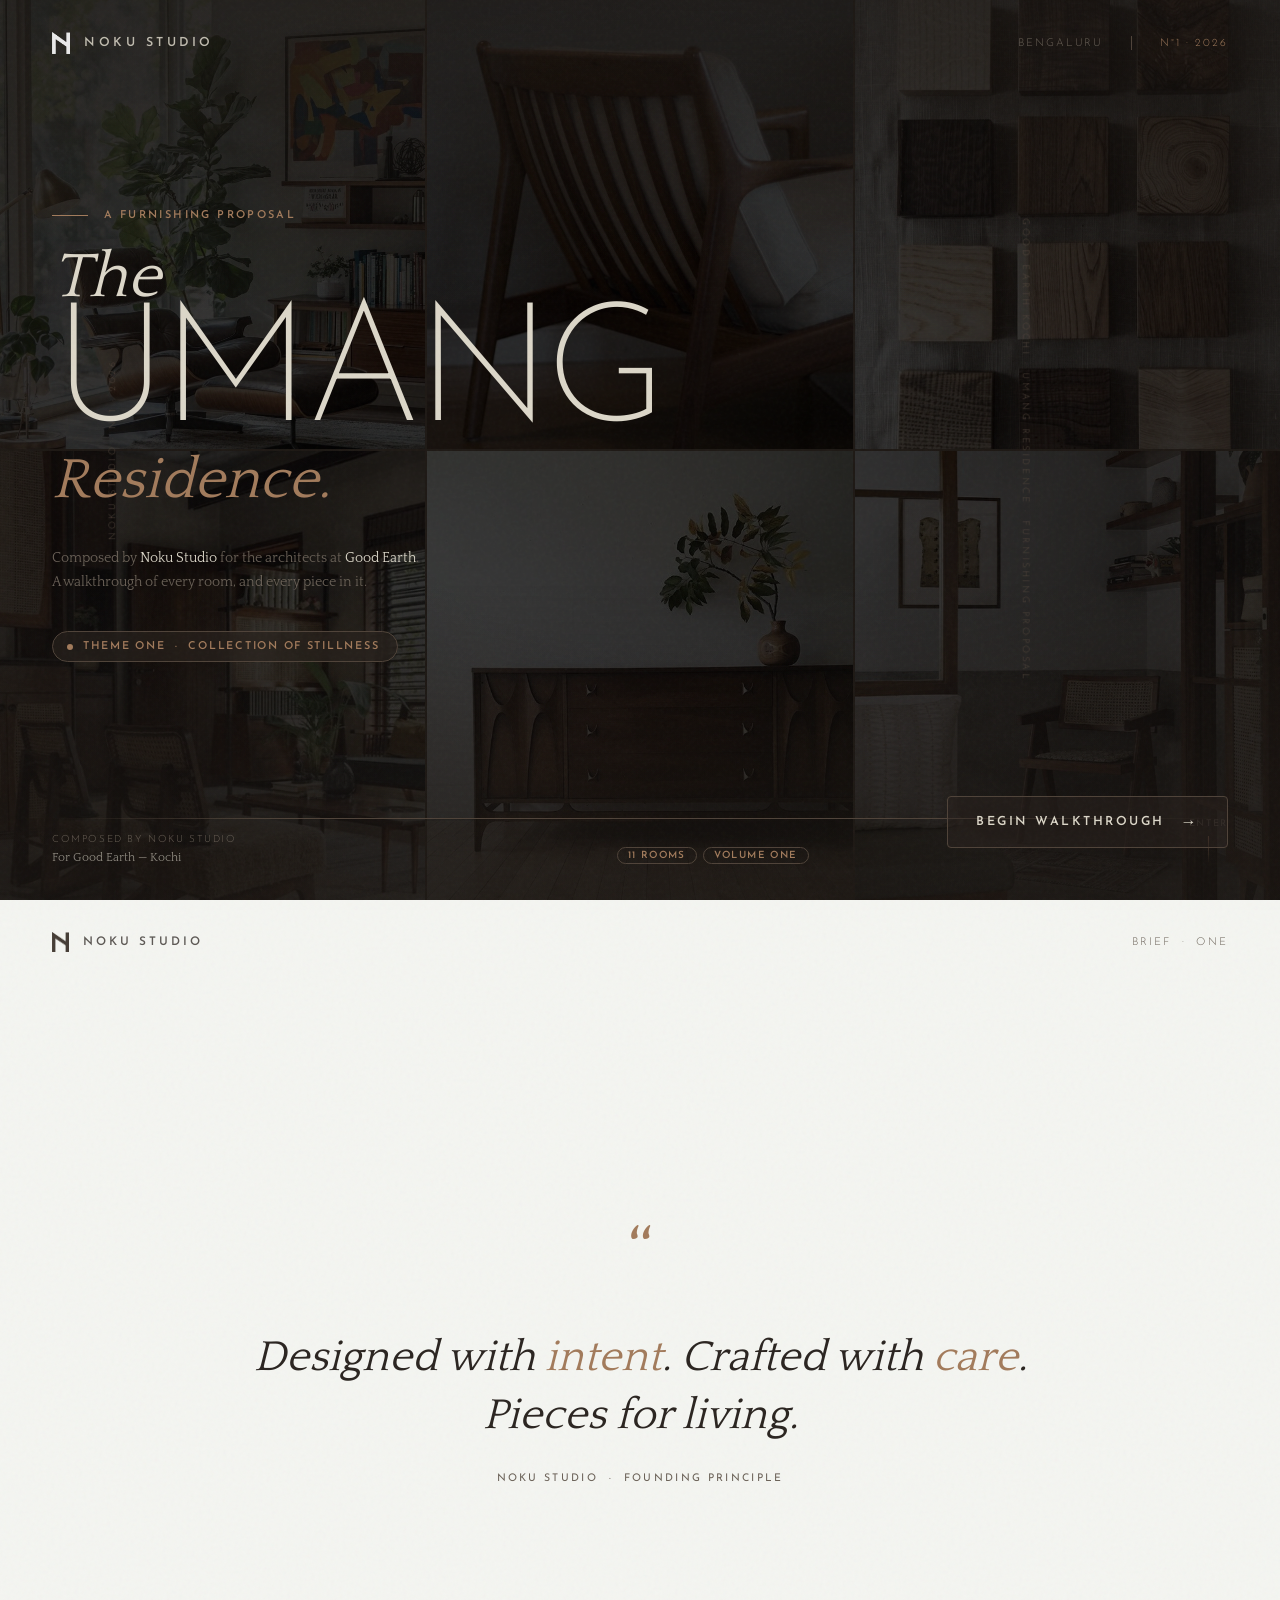
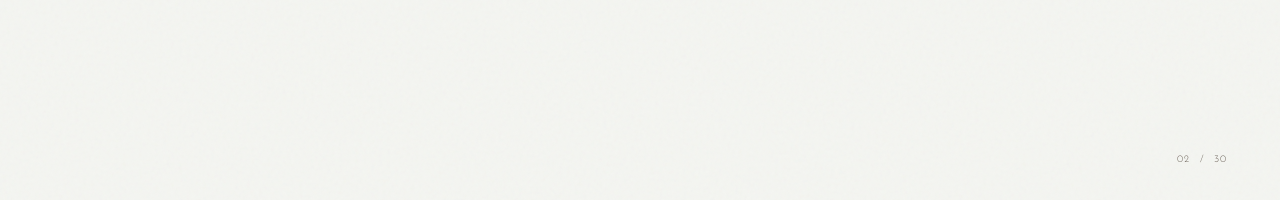
<file: landing.html>
<!DOCTYPE html>
<html lang="en">
<head>
  <meta charset="UTF-8">
  <meta name="viewport" content="width=device-width, initial-scale=1.0">
  <title>The Umang Residence — Noku Studio · 2026</title>
  <meta name="description" content="A furnishing proposal for the Umang Residence. Composed by Noku Studio, Bengaluru, for the architects at Good Earth — a walkthrough of every room, and every piece in it.">

  <!-- Fonts -->
  <link rel="preconnect" href="https://fonts.googleapis.com" />
  <link rel="preconnect" href="https://fonts.gstatic.com" crossorigin />
  <link href="https://fonts.googleapis.com/css2?family=Josefin+Sans:ital,wght@0,100;0,200;0,300;0,400;0,600;0,700;1,200;1,400&family=Quattrocento:wght@400;700&display=swap" rel="stylesheet" />

  <style>
    /* =====================================================================
       NOKU DESIGN SYSTEM TOKENS
       ===================================================================== */
    :root {
      --gunmetal:    #2A231E;
      --chamoisee:   #a27b5c;
      --outerspace:  #392F28;
      --bone:        #dcd7c9;
      --light:       #f4f5f1;
      --cream:       #EDE6DA;
      --ink:         #2C2622;
      --muted:       #6B6258;
      --line:        #D8D2C8;
      --dark-bg:     #1E1915;
      --dark-border: #4F4339;

      --font-display: 'Josefin Sans', sans-serif;
      --font-body:    'Quattrocento', serif;

      --ease-out: cubic-bezier(0.16, 1, 0.3, 1);
      --ease-in-out: cubic-bezier(0.76, 0, 0.24, 1);
    }

    /* =====================================================================
       RESET
       ===================================================================== */
    *, *::before, *::after { box-sizing: border-box; margin: 0; padding: 0; }

    html {
      font-size: 16px;
      background-color: var(--dark-bg);
      -webkit-font-smoothing: antialiased;
      scroll-behavior: smooth;
    }

    body {
      background-color: var(--dark-bg);
      color: var(--bone);
      font-family: var(--font-body);
      overflow-x: hidden;
      cursor: default;
    }

    /* =====================================================================
       NOISE TEXTURE OVERLAY
       ===================================================================== */
    body::before {
      content: '';
      position: fixed;
      inset: 0;
      background-image: url("data:image/svg+xml,%3Csvg viewBox='0 0 256 256' xmlns='http://www.w3.org/2000/svg'%3E%3Cfilter id='noise'%3E%3CfeTurbulence type='fractalNoise' baseFrequency='0.9' numOctaves='4' stitchTiles='stitch'/%3E%3C/filter%3E%3Crect width='100%25' height='100%25' filter='url(%23noise)' opacity='0.04'/%3E%3C/svg%3E");
      pointer-events: none;
      z-index: 999;
      opacity: 0.6;
    }

    /* =====================================================================
       PAGE-LEVEL SCROLL
       ===================================================================== */
    html {
      scroll-snap-type: y mandatory;
      overflow-y: scroll;
    }

    /* =====================================================================
       LANDING PAGE WRAPPER
       ===================================================================== */
    .landing {
      min-height: 100vh;
      height: 100vh;
      display: grid;
      grid-template-rows: auto 1fr auto;
      position: relative;
      overflow: hidden;
      scroll-snap-align: start;
    }

    /* =====================================================================
       BACKGROUND IMAGERY
       ===================================================================== */
    .bg-collage {
      position: absolute;
      inset: 0;
      z-index: 0;
      display: grid;
      grid-template-columns: 1fr 1fr 1fr;
      grid-template-rows: 1fr 1fr;
      gap: 2px;
      opacity: 0;
      animation: bgReveal 2.4s 0.5s var(--ease-out) forwards;
    }

    @keyframes bgReveal {
      to { opacity: 1; }
    }

    .bg-collage__panel {
      overflow: hidden;
      position: relative;
    }

    .bg-collage__panel img {
      width: 100%;
      height: 100%;
      object-fit: cover;
      filter: brightness(0.22) saturate(0.7);
      transform: scale(1.06);
      animation: bgPanZoom 22s ease-in-out infinite alternate;
    }

    .bg-collage__panel:nth-child(2) img { animation-delay: -3s; }
    .bg-collage__panel:nth-child(3) img { animation-delay: -6s; }
    .bg-collage__panel:nth-child(4) img { animation-delay: -9s; }
    .bg-collage__panel:nth-child(5) img { animation-delay: -12s; }
    .bg-collage__panel:nth-child(6) img { animation-delay: -15s; }

    @keyframes bgPanZoom {
      from { transform: scale(1.06) translate(0, 0); }
      to   { transform: scale(1.14) translate(1%, 1%); }
    }

    /* vignette overlay */
    .bg-vignette {
      position: absolute;
      inset: 0;
      z-index: 1;
      background:
        radial-gradient(ellipse at center, transparent 30%, rgba(30,25,21,0.38) 80%),
        linear-gradient(to bottom, rgba(30,25,21,0.28) 0%, transparent 35%, transparent 65%, rgba(30,25,21,0.52) 100%);
      pointer-events: none;
    }

    /* =====================================================================
       HEADER NAV BAR
       ===================================================================== */
    .nav {
      position: relative;
      z-index: 10;
      display: flex;
      justify-content: space-between;
      align-items: center;
      padding: 32px 52px 0;
      opacity: 0;
      transform: translateY(-12px);
      animation: slideDown 0.9s 1.2s var(--ease-out) forwards;
    }

    @keyframes slideDown {
      to { opacity: 1; transform: translateY(0); }
    }

    .nav__brand {
      display: flex;
      align-items: center;
      gap: 14px;
    }

    .nav__logo {
      height: 22px;
      width: auto;
      filter: brightness(0) invert(1);
      opacity: 0.9;
    }

    .nav__wordmark {
      font-family: var(--font-display);
      font-size: 0.78rem;
      font-weight: 600;
      letter-spacing: 0.28em;
      text-transform: uppercase;
      color: var(--bone);
      opacity: 0.85;
    }

    .nav__meta {
      display: flex;
      align-items: center;
      gap: 28px;
    }

    .nav__tag {
      font-family: var(--font-display);
      font-size: 0.68rem;
      font-weight: 300;
      letter-spacing: 0.18em;
      text-transform: uppercase;
      color: var(--muted);
    }

    .nav__divider {
      width: 1px;
      height: 14px;
      background: var(--dark-border);
    }

    .nav__edition {
      font-family: var(--font-display);
      font-size: 0.68rem;
      font-weight: 300;
      letter-spacing: 0.18em;
      text-transform: uppercase;
      color: var(--chamoisee);
    }

    /* =====================================================================
       HERO / CENTER SECTION
       ===================================================================== */
    .hero {
      position: relative;
      z-index: 10;
      display: flex;
      flex-direction: column;
      justify-content: center;
      align-items: flex-start;
      padding: 0 52px;
      min-height: 0;
    }

    /* Small editorial label above headline */
    .hero__eyebrow {
      display: flex;
      align-items: center;
      gap: 16px;
      margin-bottom: 28px;
      opacity: 0;
      transform: translateY(14px);
      animation: fadeUp 0.8s 1.5s var(--ease-out) forwards;
    }

    .hero__eyebrow-line {
      width: 36px;
      height: 1px;
      background: var(--chamoisee);
    }

    .hero__eyebrow-text {
      font-family: var(--font-display);
      font-size: 0.68rem;
      font-weight: 600;
      letter-spacing: 0.22em;
      text-transform: uppercase;
      color: var(--chamoisee);
    }

    /* Big editorial title block */
    .hero__title-block {
      display: flex;
      flex-direction: column;
      gap: 0;
    }

    .hero__article {
      font-family: var(--font-body);
      font-style: italic;
      font-size: clamp(2.4rem, 5vw, 5.2rem);
      color: var(--bone);
      line-height: 0.9;
      opacity: 0;
      transform: translateY(20px);
      animation: fadeUp 1s 1.65s var(--ease-out) forwards;
      letter-spacing: -0.01em;
    }

    .hero__name {
      font-family: var(--font-display);
      font-size: clamp(5.5rem, 13vw, 14rem);
      font-weight: 200;
      letter-spacing: -0.04em;
      line-height: 0.88;
      color: var(--bone);
      text-transform: uppercase;
      opacity: 0;
      transform: translateY(24px);
      animation: fadeUp 1.1s 1.8s var(--ease-out) forwards;
      position: relative;
    }

    .hero__name--fill {
      -webkit-text-stroke: 0;
      text-stroke: 0;
      color: var(--bone);
      opacity: 0.08;
      position: absolute;
      inset: 0;
      pointer-events: none;
    }

    .hero__subtitle {
      font-family: var(--font-body);
      font-style: italic;
      font-size: clamp(2.2rem, 4.5vw, 4.8rem);
      color: var(--chamoisee);
      line-height: 0.95;
      opacity: 0;
      transform: translateY(20px);
      animation: fadeUp 1s 2s var(--ease-out) forwards;
    }

    .hero__descriptor {
      margin-top: 40px;
      max-width: 480px;
      opacity: 0;
      transform: translateY(16px);
      animation: fadeUp 0.9s 2.2s var(--ease-out) forwards;
    }

    .hero__descriptor p {
      font-family: var(--font-body);
      font-size: 0.88rem;
      line-height: 1.7;
      color: var(--muted);
    }

    .hero__descriptor p strong {
      color: var(--bone);
      font-weight: 400;
    }

    /* =====================================================================
       THEME CHIP
       ===================================================================== */
    .theme-chip {
      display: inline-flex;
      align-items: center;
      gap: 10px;
      margin-top: 36px;
      padding: 9px 18px 9px 14px;
      border: 1px solid var(--dark-border);
      border-radius: 100vw;
      background: rgba(42,35,30,0.6);
      backdrop-filter: blur(12px);
      -webkit-backdrop-filter: blur(12px);
      opacity: 0;
      transform: translateY(12px);
      animation: fadeUp 0.9s 2.4s var(--ease-out) forwards;
      cursor: default;
      transition: border-color 0.3s ease, background 0.3s ease;
    }

    .theme-chip:hover {
      border-color: var(--chamoisee);
      background: rgba(162, 123, 92, 0.12);
    }

    .theme-chip__dot {
      width: 6px;
      height: 6px;
      border-radius: 50%;
      background: var(--chamoisee);
      animation: pulse 2.5s ease-in-out infinite;
    }

    @keyframes pulse {
      0%, 100% { opacity: 1; transform: scale(1); }
      50%       { opacity: 0.5; transform: scale(0.75); }
    }

    .theme-chip__text {
      font-family: var(--font-display);
      font-size: 0.68rem;
      font-weight: 600;
      letter-spacing: 0.16em;
      text-transform: uppercase;
      color: var(--chamoisee);
    }

    /* =====================================================================
       ENTER BUTTON
       ===================================================================== */
    .enter-btn-wrap {
      position: absolute;
      right: 52px;
      bottom: 52px;
      z-index: 10;
      opacity: 0;
      animation: fadeIn 0.9s 2.6s var(--ease-out) forwards;
    }

    .enter-btn {
      display: inline-flex;
      align-items: center;
      gap: 16px;
      text-decoration: none;
      color: var(--bone);
      font-family: var(--font-display);
      font-size: 0.78rem;
      font-weight: 600;
      letter-spacing: 0.2em;
      text-transform: uppercase;
      padding: 16px 28px;
      border: 1px solid var(--dark-border);
      border-radius: 4px;
      background: rgba(42,35,30,0.5);
      backdrop-filter: blur(16px);
      -webkit-backdrop-filter: blur(16px);
      transition: all 0.4s var(--ease-out);
      position: relative;
      overflow: hidden;
    }

    .enter-btn::before {
      content: '';
      position: absolute;
      inset: 0;
      background: var(--chamoisee);
      transform: scaleX(0);
      transform-origin: left;
      transition: transform 0.5s var(--ease-out);
      z-index: -1;
    }

    .enter-btn:hover {
      border-color: var(--chamoisee);
      color: var(--dark-bg);
      letter-spacing: 0.26em;
    }

    .enter-btn:hover::before {
      transform: scaleX(1);
    }

    .enter-btn__arrow {
      display: inline-block;
      transition: transform 0.35s var(--ease-out);
      font-size: 1rem;
    }

    .enter-btn:hover .enter-btn__arrow {
      transform: translateX(5px);
    }

    /* =====================================================================
       FOOTER STRIP
       ===================================================================== */
    .footer-strip {
      position: relative;
      z-index: 10;
      display: flex;
      justify-content: space-between;
      align-items: flex-end;
      padding: 0 52px 36px;
      opacity: 0;
      animation: fadeIn 0.9s 2.5s var(--ease-out) forwards;
    }

    .footer-strip__left {
      display: flex;
      flex-direction: column;
      gap: 6px;
    }

    .footer-strip__credit {
      font-family: var(--font-display);
      font-size: 0.62rem;
      font-weight: 300;
      letter-spacing: 0.16em;
      text-transform: uppercase;
      color: var(--muted);
    }

    .footer-strip__client {
      font-family: var(--font-body);
      font-size: 0.78rem;
      color: var(--bone);
      opacity: 0.6;
    }

    .footer-strip__rooms {
      display: flex;
      align-items: center;
      gap: 6px;
    }

    .room-count-badge {
      font-family: var(--font-display);
      font-size: 0.62rem;
      font-weight: 600;
      letter-spacing: 0.14em;
      text-transform: uppercase;
      color: var(--chamoisee);
      border: 1px solid var(--dark-border);
      border-radius: 100vw;
      padding: 3px 10px;
    }

    .footer-strip__scroll-hint {
      display: flex;
      flex-direction: column;
      align-items: center;
      gap: 8px;
      opacity: 0.4;
      animation: bobUp 2s 3.2s ease-in-out infinite;
    }

    @keyframes bobUp {
      0%, 100% { transform: translateY(0); opacity: 0.4; }
      50%       { transform: translateY(-5px); opacity: 0.7; }
    }

    .scroll-hint__label {
      font-family: var(--font-display);
      font-size: 0.58rem;
      letter-spacing: 0.18em;
      text-transform: uppercase;
      color: var(--muted);
    }

    .scroll-hint__line {
      width: 1px;
      height: 28px;
      background: linear-gradient(to bottom, var(--chamoisee), transparent);
    }

    /* =====================================================================
       FLOATING SIDE TICKER (VERTICAL TEXT)
       ===================================================================== */
    .side-ticker {
      position: fixed;
      right: 20px;
      top: 50%;
      transform: translateY(-50%) rotate(90deg);
      transform-origin: center center;
      z-index: 10;
      opacity: 0;
      animation: fadeIn 1s 2.8s var(--ease-out) forwards;
    }

    .side-ticker__text {
      font-family: var(--font-display);
      font-size: 0.58rem;
      font-weight: 300;
      letter-spacing: 0.28em;
      text-transform: uppercase;
      color: var(--dark-border);
      white-space: nowrap;
    }

    /* =====================================================================
       LEFT VERTICAL RULE WITH EDITION NUMBER
       ===================================================================== */
    .edition-mark {
      position: fixed;
      left: 20px;
      top: 50%;
      transform: translateY(-50%) rotate(-90deg);
      z-index: 10;
      opacity: 0;
      animation: fadeIn 1s 2.8s var(--ease-out) forwards;
    }

    .edition-mark__text {
      font-family: var(--font-display);
      font-size: 0.58rem;
      font-weight: 300;
      letter-spacing: 0.28em;
      text-transform: uppercase;
      color: var(--dark-border);
      white-space: nowrap;
    }

    /* =====================================================================
       HORIZONTAL RULE DIVIDER
       ===================================================================== */
    .hr-accent {
      width: 100%;
      height: 1px;
      background: linear-gradient(to right, transparent, var(--dark-border) 20%, var(--dark-border) 80%, transparent);
      position: relative;
      z-index: 10;
      margin: 0 52px;
      width: calc(100% - 104px);
      opacity: 0;
      animation: fadeIn 1s 2.2s var(--ease-out) forwards;
    }

    /* =====================================================================
       QUOTE SECTION — LIGHT THEME
       ===================================================================== */
    .quote-section {
      height: 100vh;
      background-color: var(--light);
      display: grid;
      grid-template-rows: auto 1fr auto;
      scroll-snap-align: start;
      position: relative;
      overflow: hidden;
    }

    /* subtle warm grain on light section */
    .quote-section::after {
      content: '';
      position: absolute;
      inset: 0;
      background-image: url("data:image/svg+xml,%3Csvg viewBox='0 0 300 300' xmlns='http://www.w3.org/2000/svg'%3E%3Cfilter id='n'%3E%3CfeTurbulence type='fractalNoise' baseFrequency='0.75' numOctaves='4' stitchTiles='stitch'/%3E%3C/filter%3E%3Crect width='100%25' height='100%25' filter='url(%23n)' opacity='0.035'/%3E%3C/svg%3E");
      pointer-events: none;
      z-index: 0;
    }

    .qs-nav {
      position: relative;
      z-index: 2;
      display: flex;
      justify-content: space-between;
      align-items: center;
      padding: 32px 52px 0;
    }

    .qs-nav__brand {
      display: flex;
      align-items: center;
      gap: 14px;
    }

    .qs-nav__logo {
      height: 20px;
      width: auto;
      /* keep the mark dark on light bg */
      filter: brightness(0.25);
      opacity: 0.85;
    }

    .qs-nav__wordmark {
      font-family: var(--font-display);
      font-size: 0.74rem;
      font-weight: 600;
      letter-spacing: 0.26em;
      text-transform: uppercase;
      color: var(--ink);
      opacity: 0.75;
    }

    .qs-nav__label {
      font-family: var(--font-display);
      font-size: 0.68rem;
      font-weight: 300;
      letter-spacing: 0.2em;
      text-transform: uppercase;
      color: var(--muted);
    }

    /* Center quote stage */
    .qs-stage {
      position: relative;
      z-index: 2;
      display: flex;
      flex-direction: column;
      justify-content: center;
      align-items: center;
      text-align: center;
      padding: 0 52px;
      gap: 28px;
    }

    .qs-mark {
      font-family: var(--font-body);
      font-size: clamp(3.5rem, 6vw, 6rem);
      color: var(--chamoisee);
      line-height: 1;
      opacity: 0;
      transform: translateY(16px);
      transition: opacity 0.9s var(--ease-out), transform 0.9s var(--ease-out);
      /* unicode left double quotation mark styled large */
      user-select: none;
    }

    .qs-mark.visible {
      opacity: 1;
      transform: translateY(0);
    }

    .qs-quote {
      font-family: var(--font-body);
      font-style: italic;
      font-size: clamp(1.7rem, 3.4vw, 3.4rem);
      line-height: 1.35;
      color: var(--ink);
      max-width: 820px;
      opacity: 0;
      transform: translateY(22px);
      transition: opacity 1s 0.15s var(--ease-out), transform 1s 0.15s var(--ease-out);
    }

    .qs-quote.visible {
      opacity: 1;
      transform: translateY(0);
    }

    .qs-quote em {
      font-style: italic;
      color: var(--chamoisee);
      /* not bold — let the italic weight carry it */
    }

    .qs-attribution {
      font-family: var(--font-display);
      font-size: 0.66rem;
      font-weight: 400;
      letter-spacing: 0.22em;
      text-transform: uppercase;
      color: var(--muted);
      opacity: 0;
      transform: translateY(14px);
      transition: opacity 0.8s 0.3s var(--ease-out), transform 0.8s 0.3s var(--ease-out);
    }

    .qs-attribution.visible {
      opacity: 1;
      transform: translateY(0);
    }

    /* Bottom pagination strip */
    .qs-footer {
      position: relative;
      z-index: 2;
      display: flex;
      justify-content: flex-end;
      align-items: center;
      padding: 0 52px 36px;
    }

    .qs-pagination {
      font-family: var(--font-display);
      font-size: 0.62rem;
      font-weight: 300;
      letter-spacing: 0.16em;
      color: var(--muted);
    }

    /* =====================================================================
       KEYFRAMES
       ===================================================================== */
    @keyframes fadeUp {
      to { opacity: 1; transform: translateY(0); }
    }

    @keyframes fadeIn {
      to { opacity: 1; }
    }

    /* =====================================================================
       RESPONSIVE
       ===================================================================== */
    @media (max-width: 900px) {
      .nav,
      .hero,
      .footer-strip,
      .qs-nav,
      .qs-stage,
      .qs-footer {
        padding-left: 28px;
        padding-right: 28px;
      }

      .enter-btn-wrap {
        right: 28px;
        bottom: 28px;
      }

      .hr-accent {
        margin: 0 28px;
        width: calc(100% - 56px);
      }

      .side-ticker,
      .edition-mark {
        display: none;
      }

      .hero__name {
        font-size: clamp(4rem, 18vw, 9rem);
      }
    }

    @media (max-width: 600px) {
      .nav__meta { display: none; }

      .hero__name {
        font-size: clamp(3.5rem, 20vw, 7rem);
      }

      .hero__article,
      .hero__subtitle {
        font-size: clamp(2rem, 7vw, 3.5rem);
      }

      .footer-strip {
        flex-direction: column;
        align-items: flex-start;
        gap: 20px;
        padding-bottom: 120px;
      }

      .enter-btn-wrap {
        right: 28px;
        bottom: 28px;
      }

      .qs-quote {
        font-size: clamp(1.4rem, 5.5vw, 2.2rem);
      }
    }
  </style>
</head>
<body>

<!-- =====================================================================
     BACKGROUND
     ===================================================================== -->
<div class="bg-collage" aria-hidden="true">
  <div class="bg-collage__panel"><img src="Moodboard - of stillness/57ec27a5377b392bd27f4250d5c39461.jpg" alt=""></div>
  <div class="bg-collage__panel"><img src="Moodboard - of stillness/1d1c1af230ec5bf3fed2f9ac7fd9fdf5.jpg" alt=""></div>
  <div class="bg-collage__panel"><img src="Moodboard - of stillness/wood.jpg" alt=""></div>
  <div class="bg-collage__panel"><img src="Moodboard - of stillness/fdf0f8ab8c964cf68f39f626d0922461.jpg" alt=""></div>
  <div class="bg-collage__panel"><img src="Moodboard - of stillness/01.jpg" alt=""></div>
  <div class="bg-collage__panel"><img src="Moodboard - of stillness/80becd3aab10a0f715442c912fa0600b.jpg" alt=""></div>
</div>
<div class="bg-vignette" aria-hidden="true"></div>

<!-- Vertical edition markers -->
<div class="side-ticker" aria-hidden="true">
  <span class="side-ticker__text">Good Earth Kochi · Umang Residence · Furnishing Proposal</span>
</div>
<div class="edition-mark" aria-hidden="true">
  <span class="edition-mark__text">Noku Studio · N°1 · 2026</span>
</div>

<!-- =====================================================================
     LANDING WRAPPER
     ===================================================================== -->
<div class="landing" id="landing">

  <!-- NAV -->
  <nav class="nav" role="navigation" aria-label="Noku branding">
    <div class="nav__brand">
      <img src="Noku mark.png" alt="Noku Studio" class="nav__logo">
      <span class="nav__wordmark">Noku Studio</span>
    </div>
    <div class="nav__meta">
      <span class="nav__tag">Bengaluru</span>
      <div class="nav__divider"></div>
      <span class="nav__edition">N°1 · 2026</span>
    </div>
  </nav>

  <!-- HERO -->
  <main class="hero" role="main">
    <div class="hero__eyebrow">
      <div class="hero__eyebrow-line"></div>
      <span class="hero__eyebrow-text">A Furnishing Proposal</span>
    </div>

    <div class="hero__title-block">
      <span class="hero__article">The</span>
      <h1 class="hero__name">Umang</h1>
      <span class="hero__subtitle">Residence.</span>
    </div>

    <div class="hero__descriptor">
      <p>
        Composed by <strong>Noku Studio</strong> for the architects at <strong>Good Earth</strong>.<br>
        A walkthrough of every room, and every piece in it.
      </p>
    </div>

    <!-- Theme badge -->
    <div class="theme-chip" id="theme-chip" aria-label="Theme One">
      <div class="theme-chip__dot"></div>
      <span class="theme-chip__text">Theme One &nbsp;·&nbsp; Collection of Stillness</span>
    </div>
  </main>

  <!-- DIVIDER -->
  <div class="hr-accent" aria-hidden="true"></div>

  <!-- FOOTER STRIP -->
  <footer class="footer-strip">
    <div class="footer-strip__left">
      <span class="footer-strip__credit">Composed by Noku Studio</span>
      <span class="footer-strip__client">For Good Earth — Kochi</span>
    </div>

    <div class="footer-strip__rooms">
      <span class="room-count-badge">11 Rooms</span>
      <span class="room-count-badge">Volume One</span>
    </div>

    <div class="footer-strip__scroll-hint" aria-hidden="true">
      <span class="scroll-hint__label">Enter</span>
      <div class="scroll-hint__line"></div>
    </div>
  </footer>

  <!-- ENTER BUTTON -->
  <div class="enter-btn-wrap">
    <a href="index.html" class="enter-btn" id="enter-walkthrough" aria-label="Enter the walkthrough">
      <span>Begin Walkthrough</span>
      <span class="enter-btn__arrow">→</span>
    </a>
  </div>

</div>

<!-- =====================================================================
     SECTION 2: FOUNDING PRINCIPLE — LIGHT THEME
     ===================================================================== -->
<section class="quote-section" id="founding-principle" aria-label="Founding Principle">

  <!-- Light nav bar -->
  <nav class="qs-nav" aria-label="Section navigation">
    <div class="qs-nav__brand">
      <img src="Noku mark.png" alt="Noku Studio" class="qs-nav__logo">
      <span class="qs-nav__wordmark">Noku Studio</span>
    </div>
    <span class="qs-nav__label">Brief &nbsp;·&nbsp; One</span>
  </nav>

  <!-- Quote stage -->
  <div class="qs-stage">
    <div class="qs-mark" id="qs-mark" aria-hidden="true">“</div>
    <blockquote class="qs-quote" id="qs-quote">
      Designed with <em>intent</em>. Crafted with <em>care</em>.<br>
      Pieces for living.
    </blockquote>
    <p class="qs-attribution" id="qs-attr">Noku Studio &nbsp;·&nbsp; Founding Principle</p>
  </div>

  <!-- Pagination -->
  <div class="qs-footer">
    <span class="qs-pagination">02 &nbsp;/&nbsp; 30</span>
  </div>

</section>

<script>
  // Intersection Observer — trigger quote reveal on scroll into view
  const targets = [
    { el: document.getElementById('qs-mark'),  delay: 0   },
    { el: document.getElementById('qs-quote'), delay: 120 },
    { el: document.getElementById('qs-attr'),  delay: 260 },
  ];

  const observer = new IntersectionObserver((entries) => {
    entries.forEach(entry => {
      if (entry.isIntersecting) {
        targets.forEach(({ el, delay }) => {
          setTimeout(() => el.classList.add('visible'), delay);
        });
        observer.disconnect();
      }
    });
  }, { threshold: 0.4 });

  observer.observe(document.getElementById('founding-principle'));
</script>

</body>
</html>
</file>
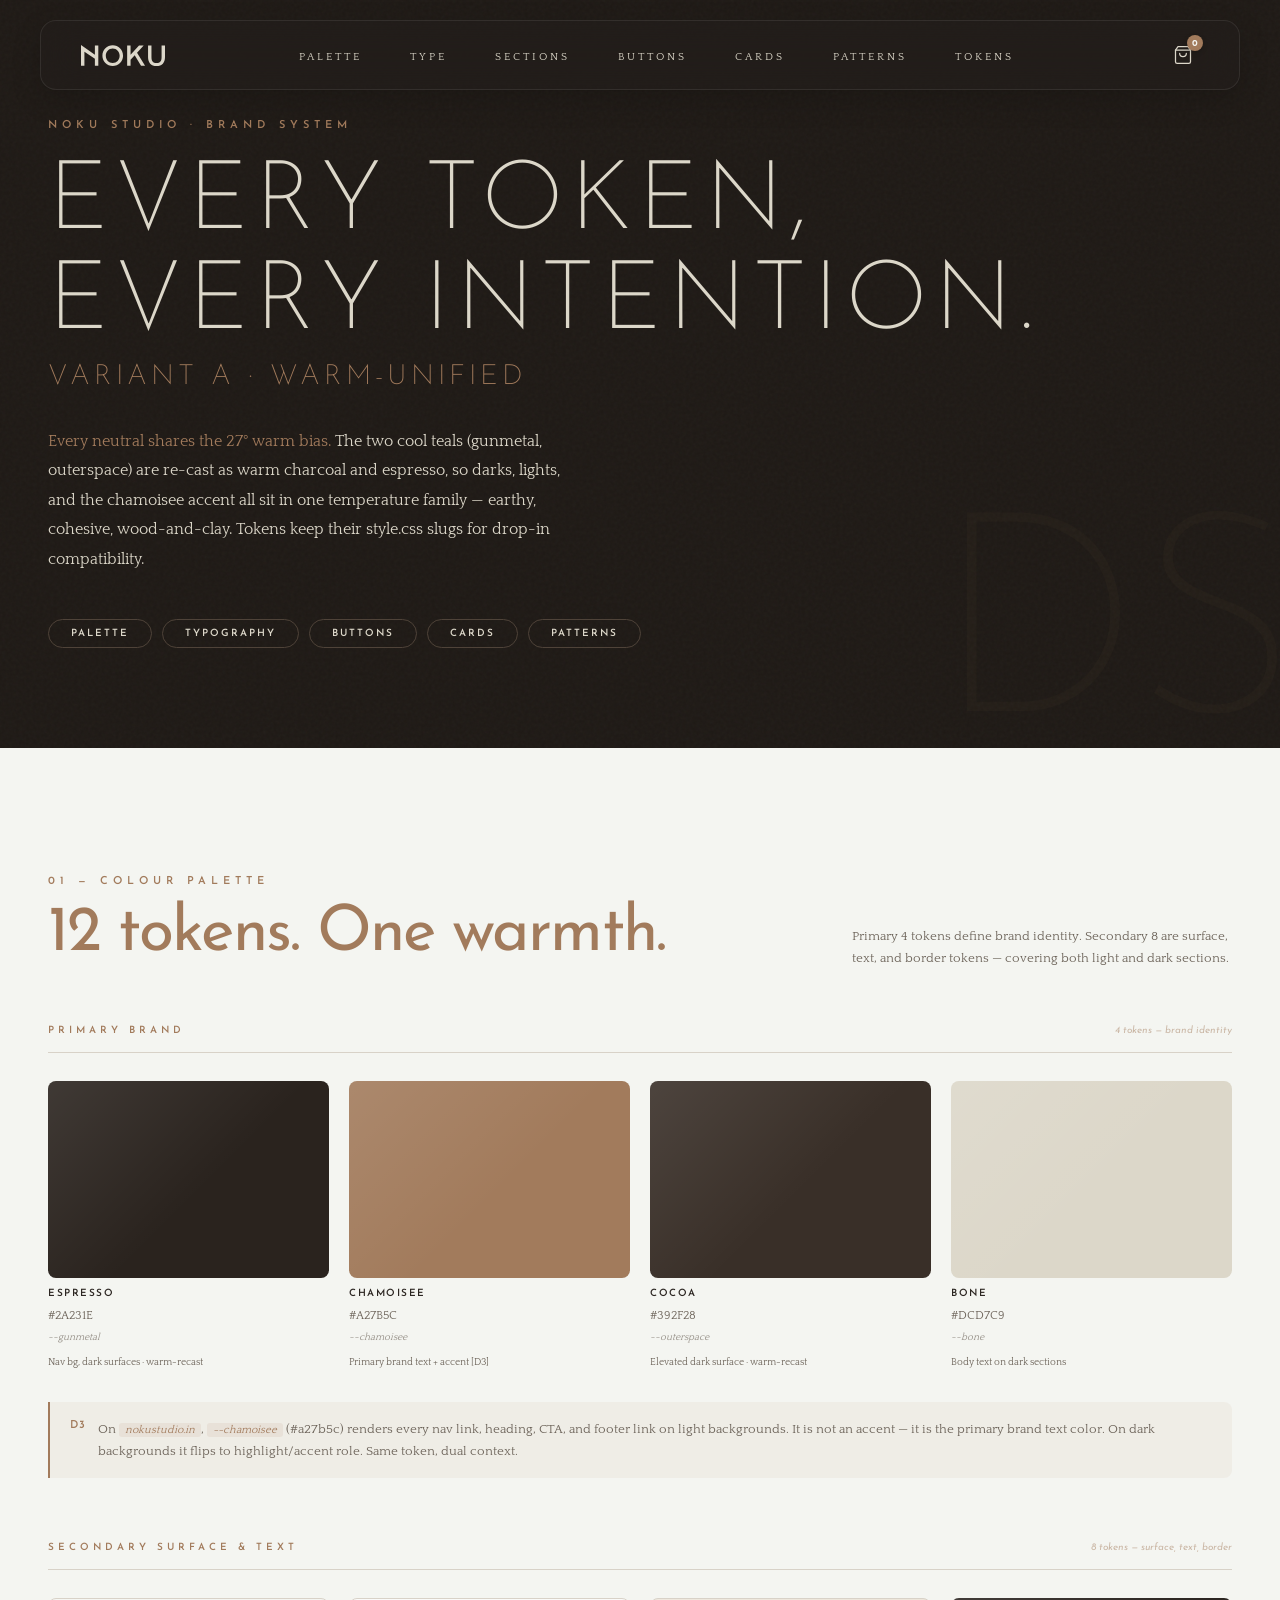
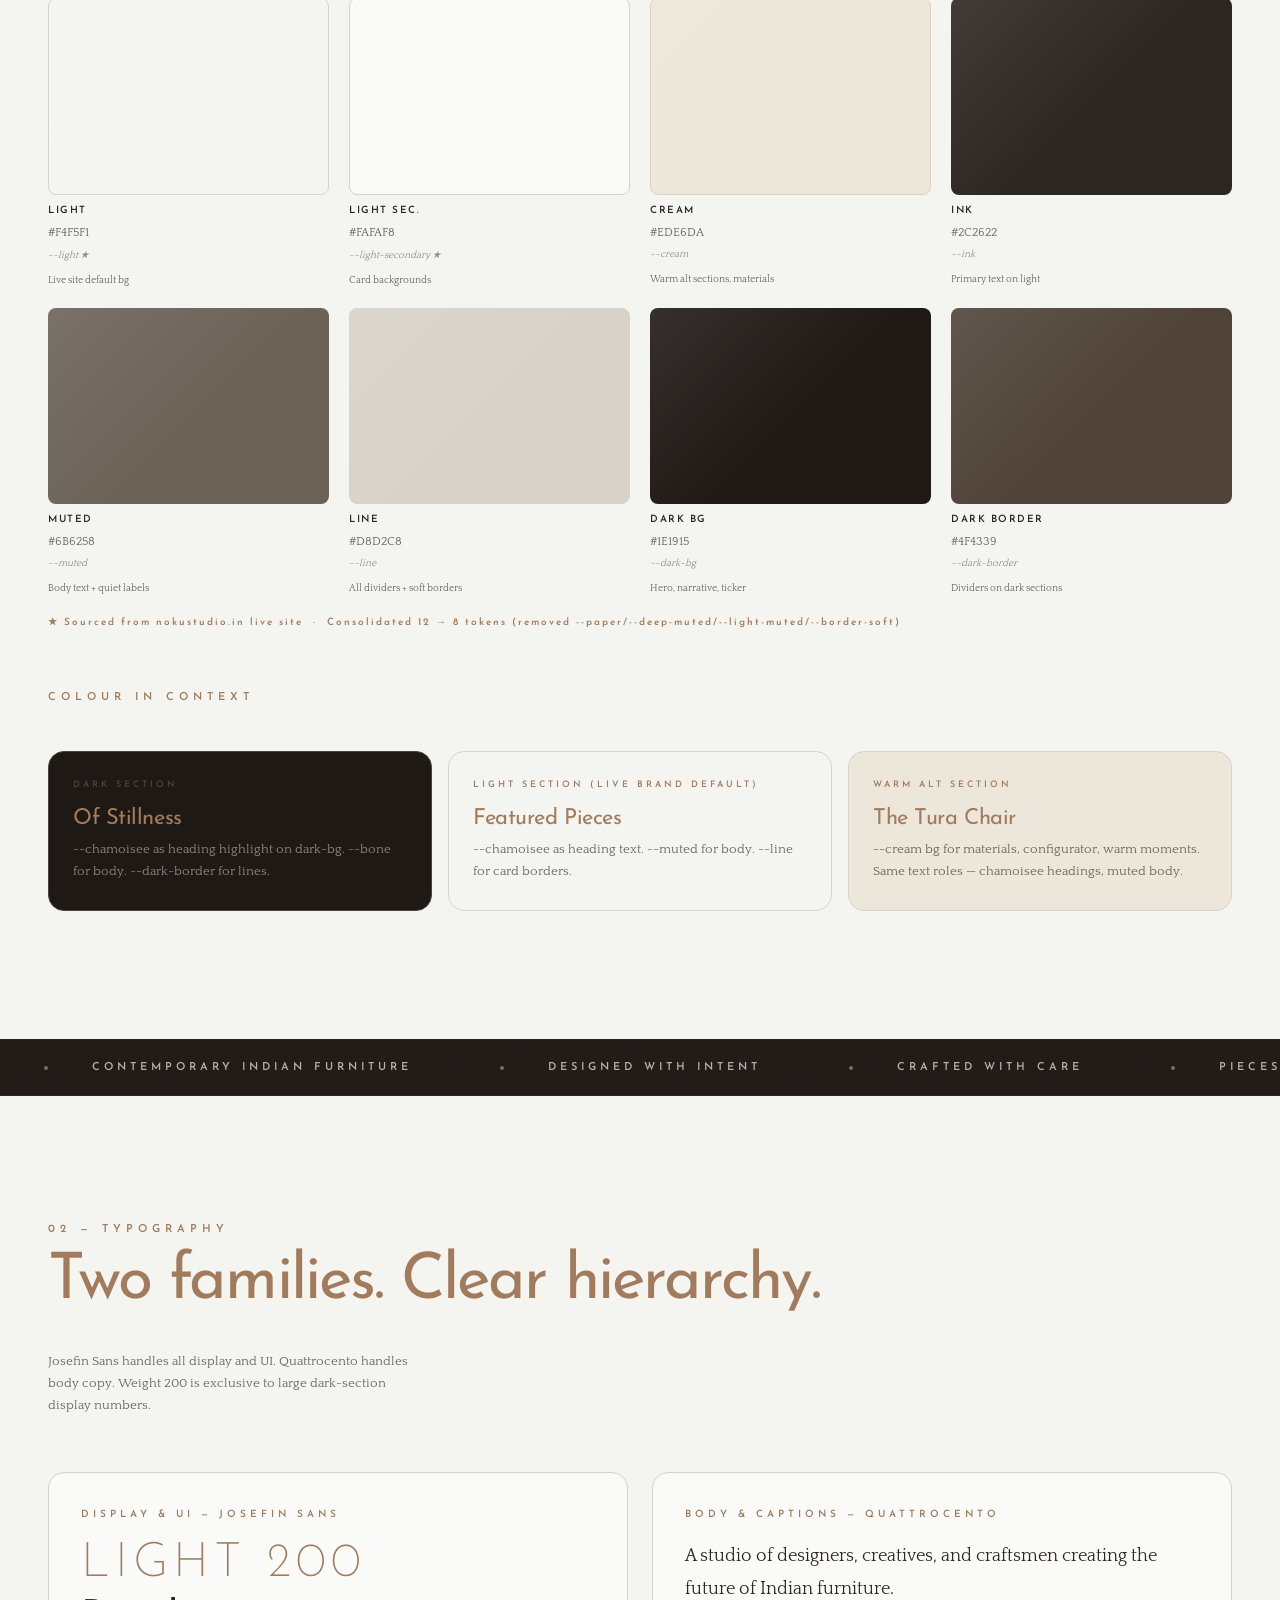
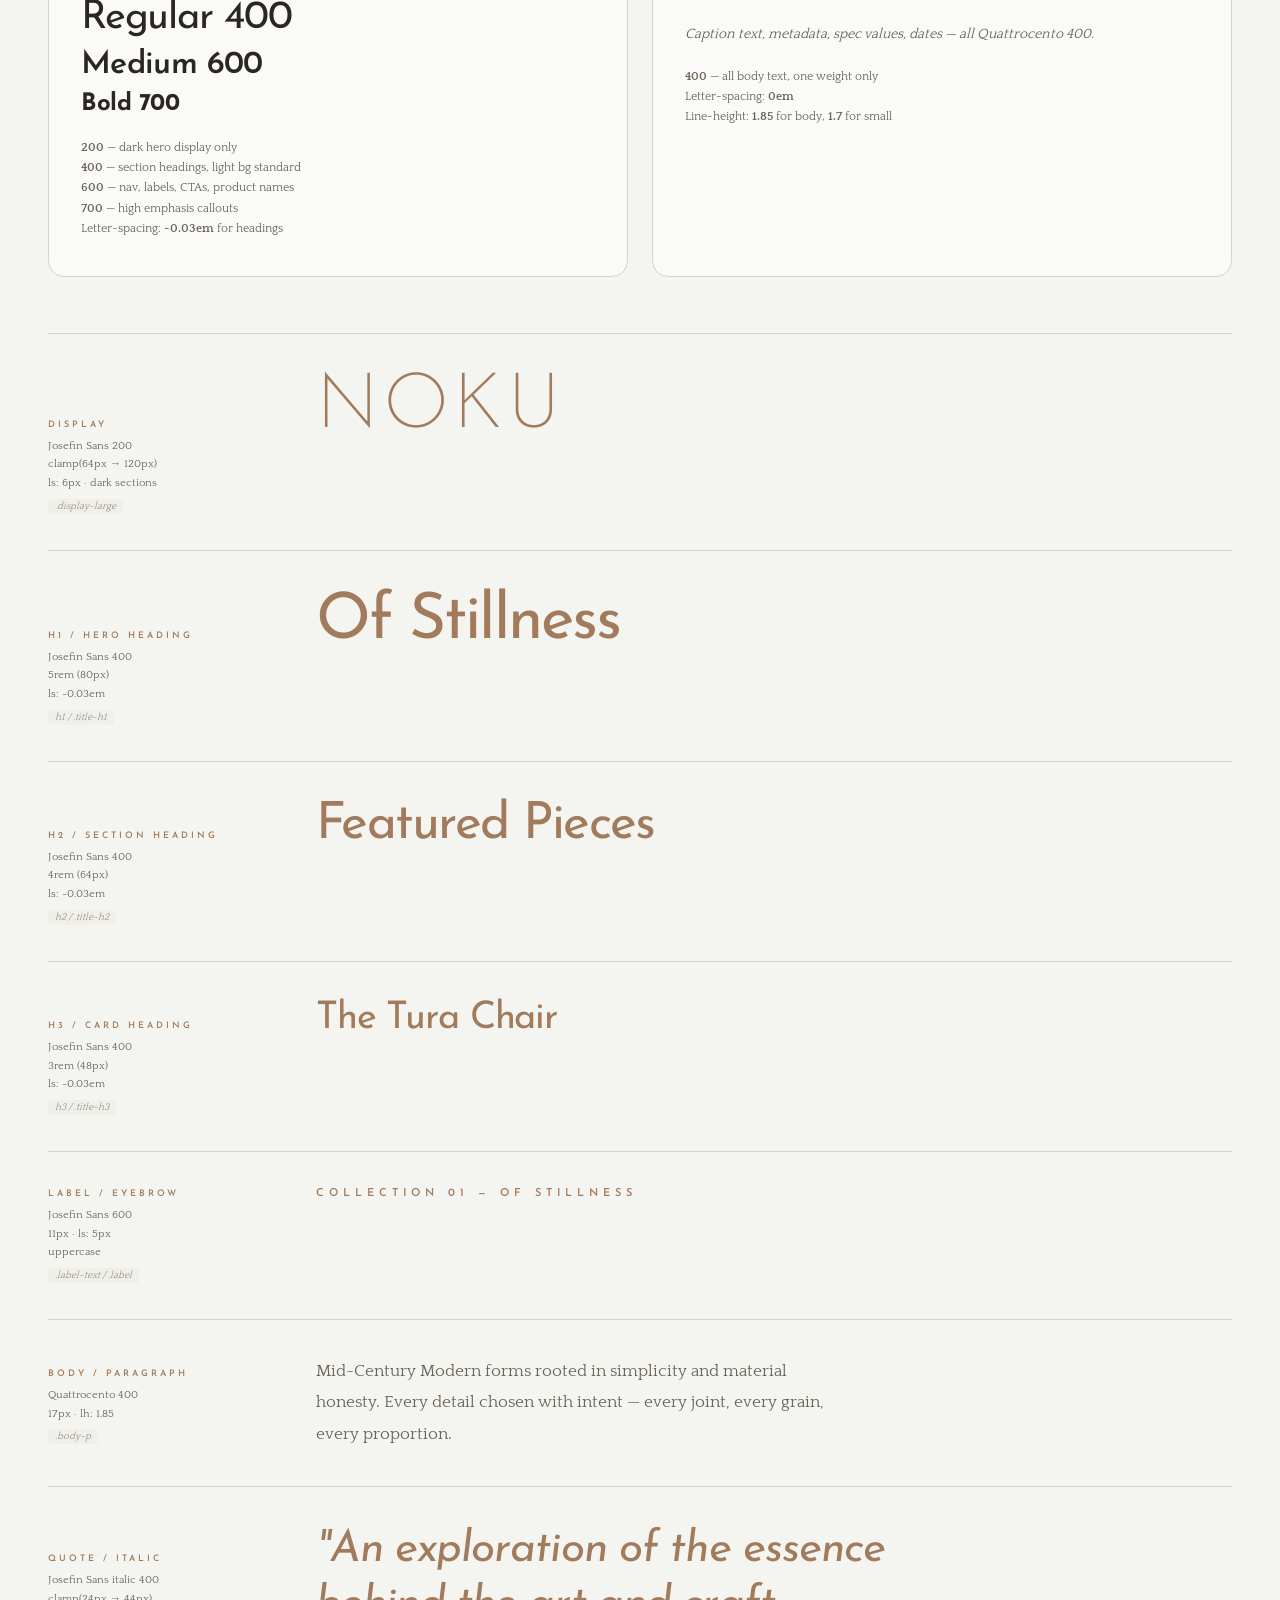
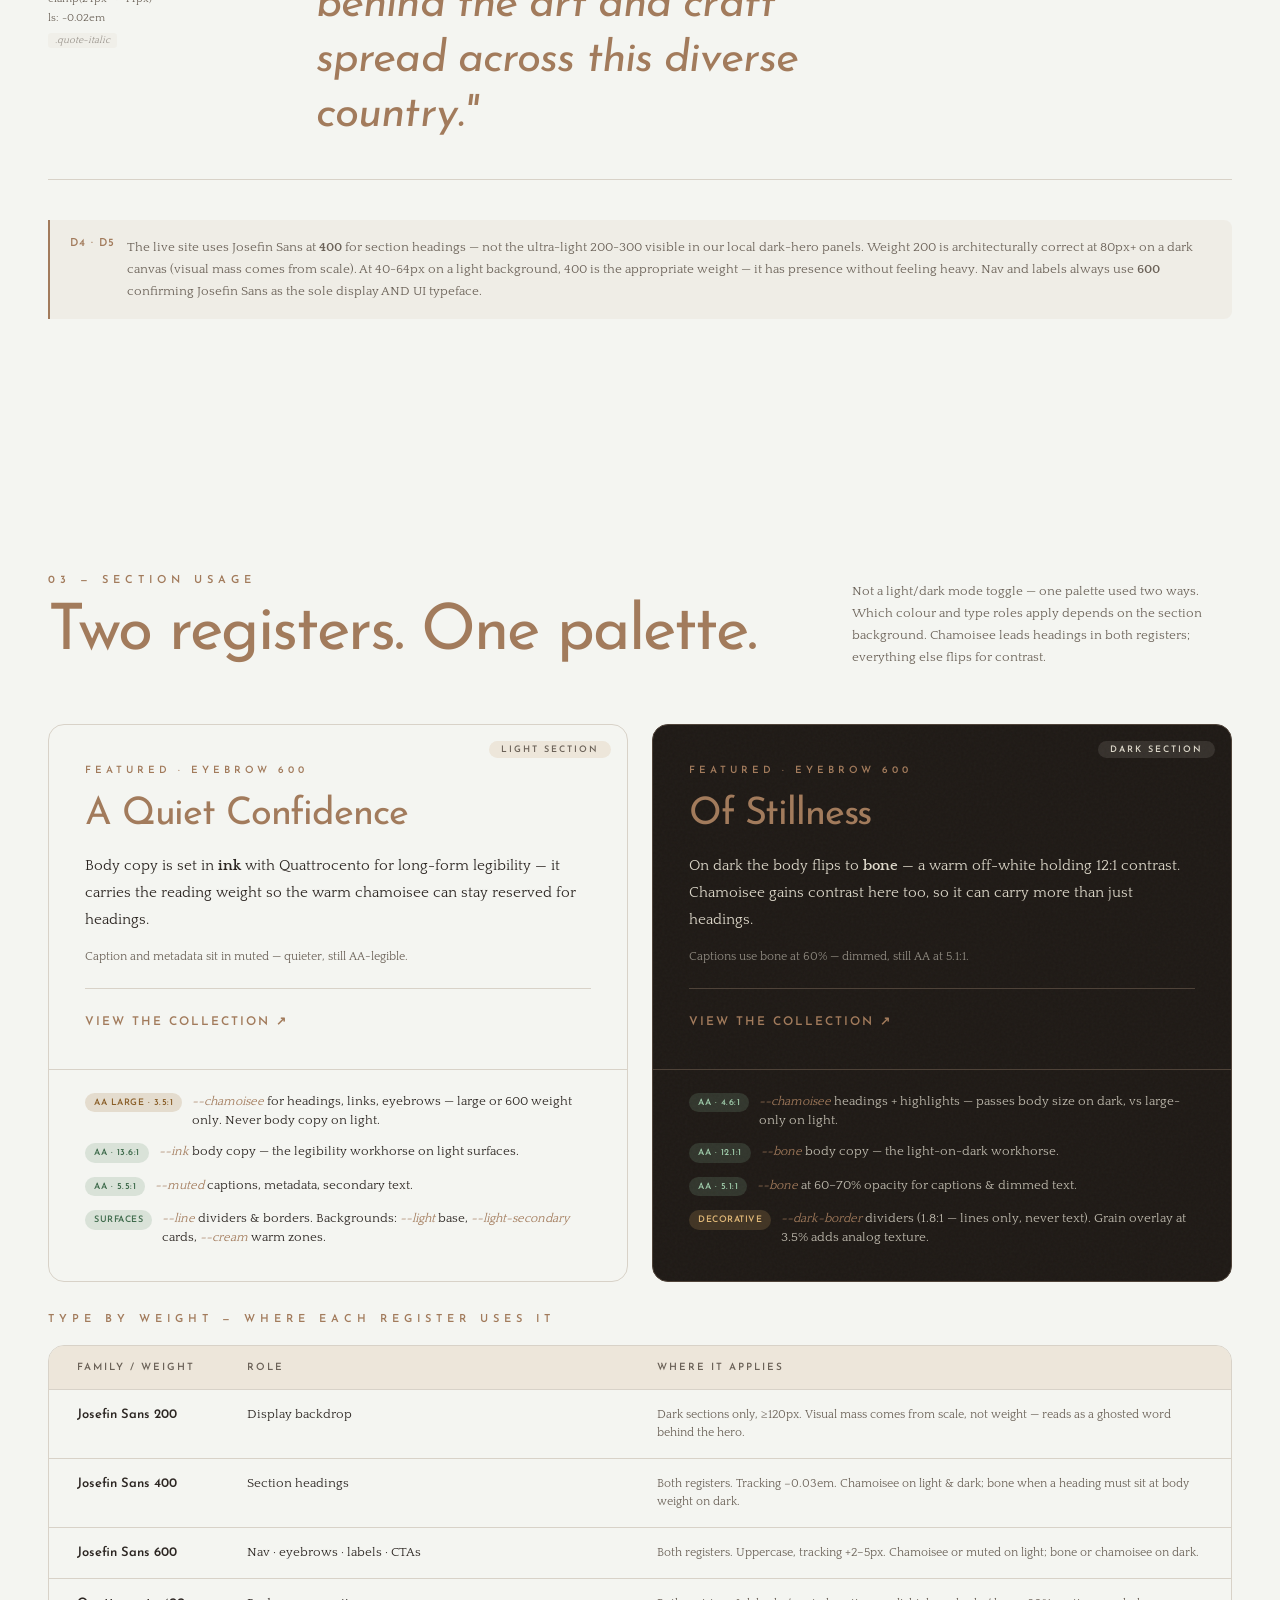
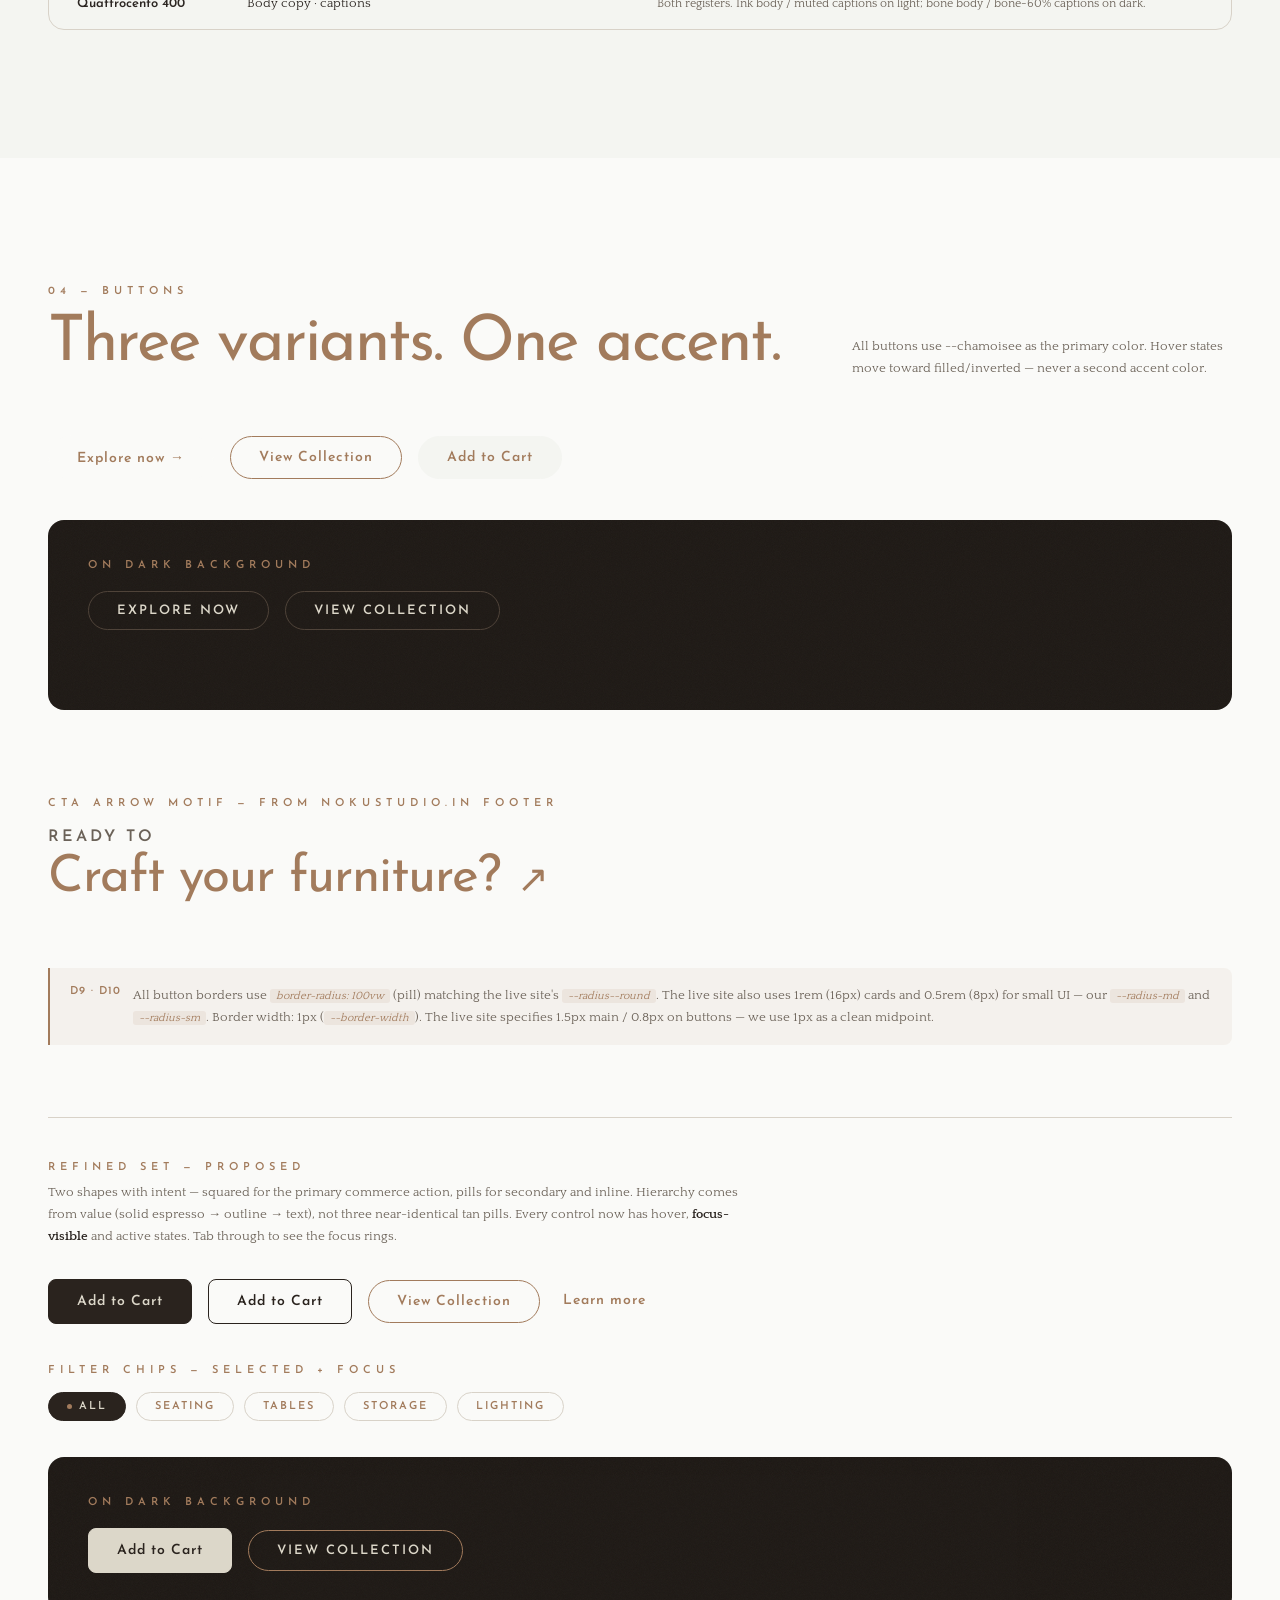
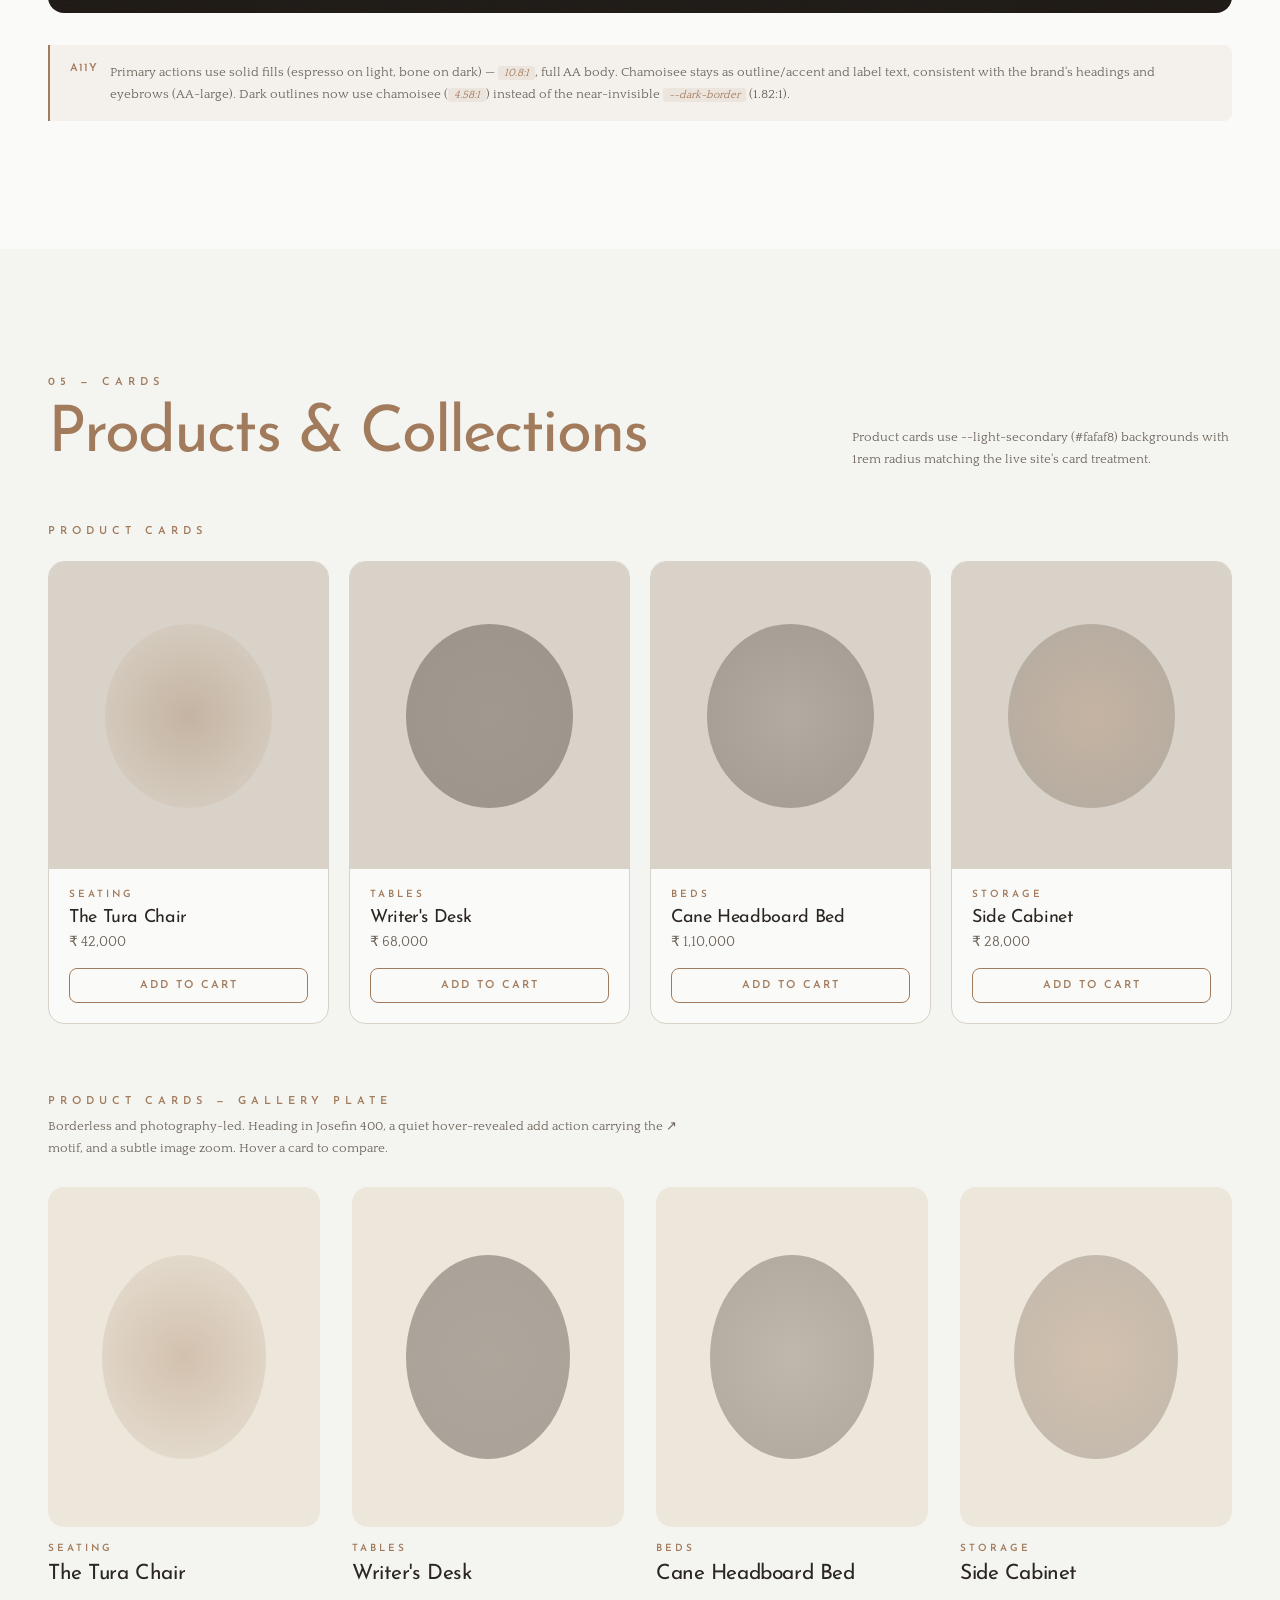
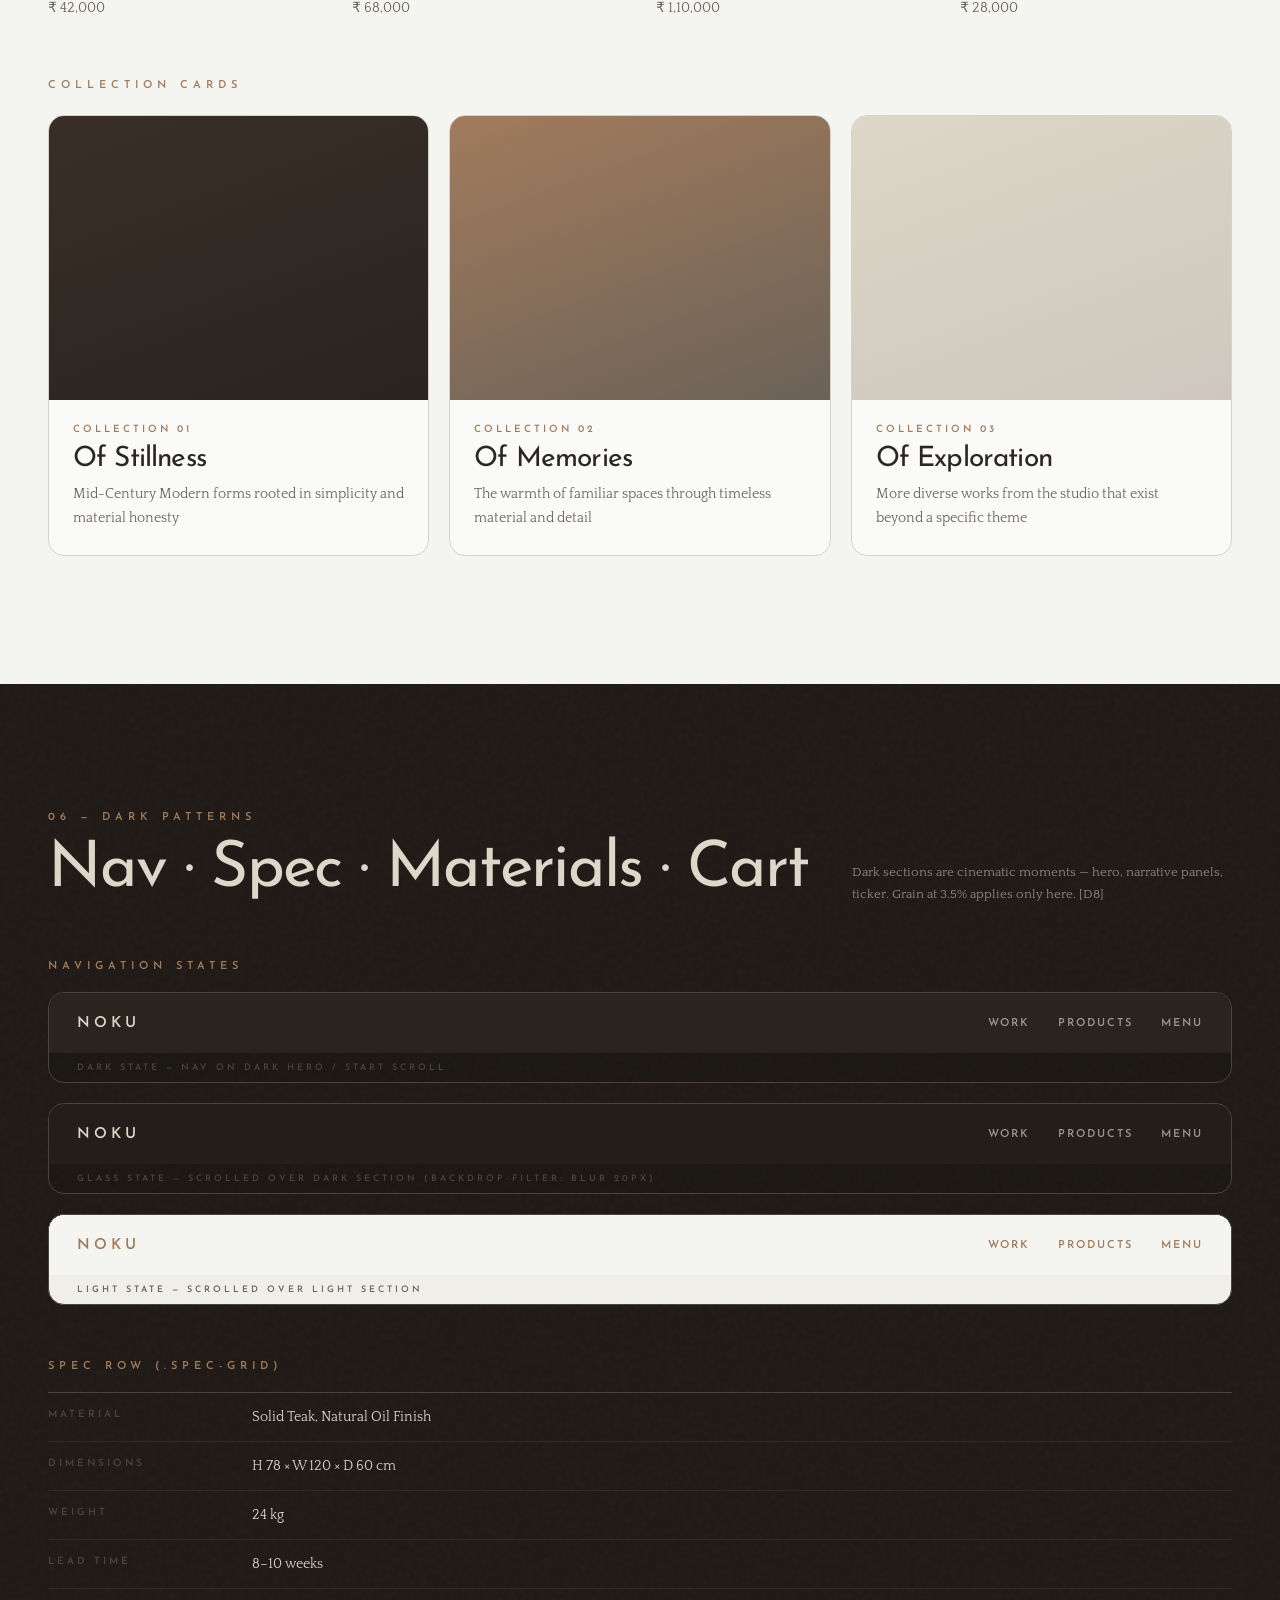
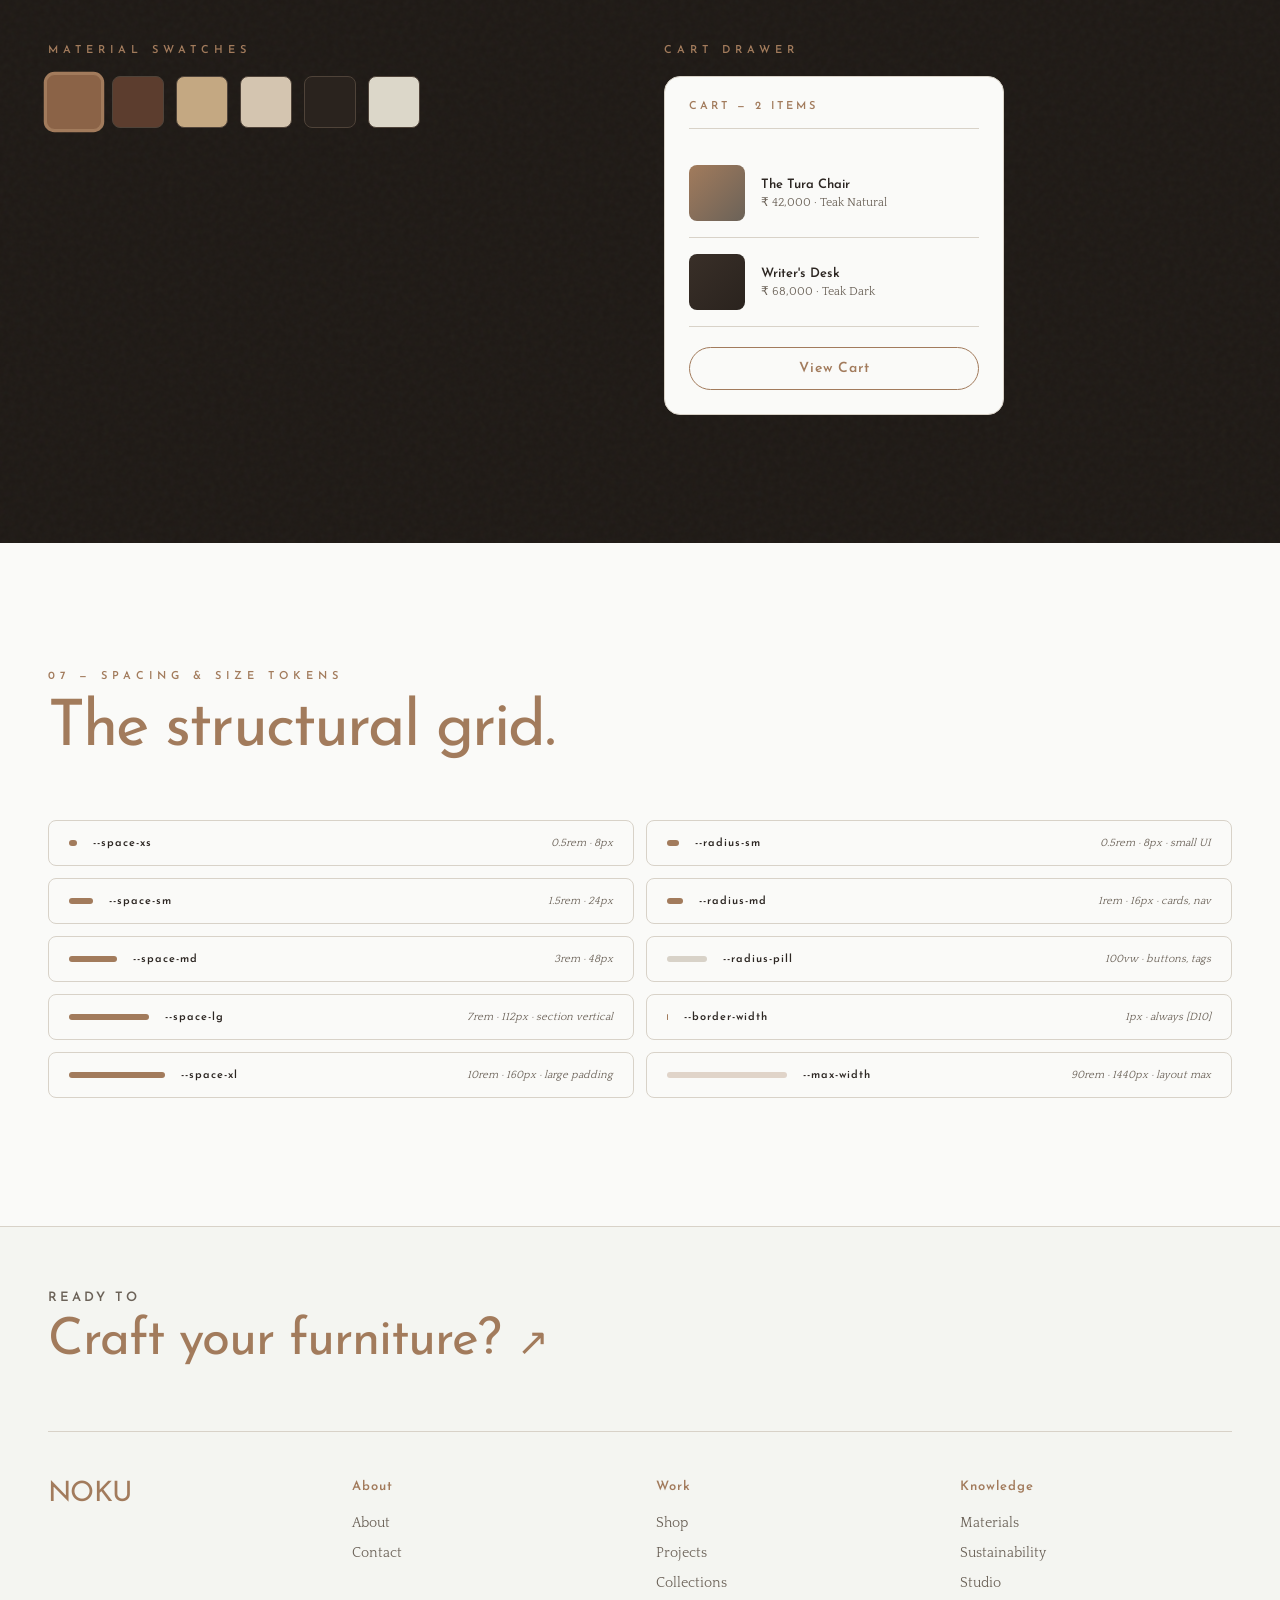
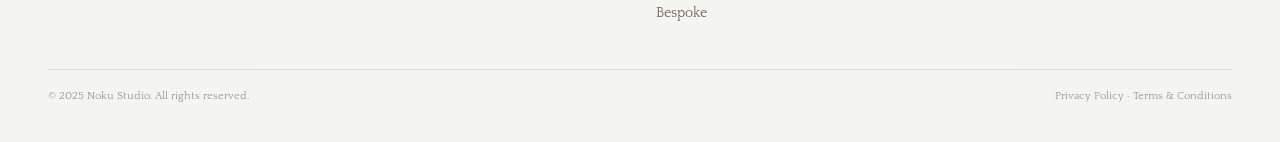
<file: noku-design-system-warm.html>
<!DOCTYPE html>
<html lang="en">
<head>
  <meta charset="UTF-8" />
  <meta name="viewport" content="width=device-width, initial-scale=1.0" />
  <title>Noku Studio — Design System</title>
  <link rel="preconnect" href="https://fonts.googleapis.com" />
  <link rel="preconnect" href="https://fonts.gstatic.com" crossorigin />
  <link href="https://fonts.googleapis.com/css2?family=Josefin+Sans:ital,wght@0,200;0,300;0,400;0,600;0,700;1,400;1,600&family=Quattrocento:wght@400;700&display=swap" rel="stylesheet" />

  <style>
    /* ════════════════════════════════════════════════════════════════
       NOKU STUDIO — UNIFIED DESIGN SYSTEM  v3
       Sources: nokustudio.in (live brand) + style.css (local production)
       ════════════════════════════════════════════════════════════════

       DECISION LOG
       ─────────────────────────────────────────────────────────────
       [D1] CSS variable names follow style.css (--chamoisee, --gunmetal,
            --font-display etc.). The live site uses Smootify slugs
            (--swatch--brand, --font--primary-family) — those are mapped
            here to style.css names which are the local build target.

       [D2] LIGHT-FIRST base, dark as special mode.
            nokustudio.in (the live brand authority) runs on a warm
            off-white (#f4f5f1). Dark sections exist as cinematic moments
            (hero, narrative panels, ticker) — never the default surface.
            --light (#f4f5f1) is the primary surface, matching the live
            brand. --cream (#EDE6DA) is the warm alt-section bg.
            --paper consolidated into --light (ΔL < 1% — negligible).

       [D3] --chamoisee is PRIMARY TEXT COLOR on light, not just accent.
            On nokustudio.in every nav link, heading, footer link, and CTA
            is rendered in #a27b5c. On dark sections it flips to accent /
            highlight. Single color — dual role depending on background.

       [D4] Josefin Sans weight system has three registers:
            200 — giant dark-section display numbers / hero backdrop (local)
            400 — section headings on light backgrounds (live site standard)
            600 — nav links, labels, product names, CTAs
            700 — high-emphasis callouts
            The 200 register is local-index-specific. Everything on the
            live brand page uses 400–600.

       [D5] Josefin Sans for ALL headings AND nav labels.
            Quattrocento for body paragraphs and captions only.
            (Live site confirmed: nav_link, nav_menu_link = Josefin Sans.)

       [D6] Section sequence for brand/marketing pages:
            light (#f4f5f1) → light-secondary (#fafaf8) → light → dark →
            light. For product/narrative flow (local index.html):
            dark-bg → light → cream → dark-bg. Both share the same token
            pool — only the default body context differs.

       [D7] Palette splits: Primary 4 (gunmetal/chamoisee/outerspace/bone)
            + Secondary 8 (surface, text, border — consolidated from 12
            by removing --paper/--deep-muted/--light-muted/--border-soft).

       [D8] Grain overlay (3.5% opacity) applied ONLY on dark sections.
            The live site has no grain — its light surfaces are clean.
            Grain stays for dark narrative/hero moments where it adds
            analog texture without affecting the brand's clean light pages.

       [D9] Border radius:
            100vw — pill tags, pill CTAs
            1rem  — cards (live site --radius--main)
            0.5rem— small UI (quantity btns, chips)
            0     — spec rows, dividers
            This collapses our previous 5-step scale to a simpler 3-step
            matching the live site tokens exactly.

       [D10] Border width: 1px standard. Live site spec is 1.5px main /
             0.8px on buttons. We use 1px as a clean midpoint — precise
             enough for Josefin Sans letterforms, slightly sturdier than
             the 0.8px button hairlines that can disappear on low-DPI.
    */

    /* ─── Tokens ─────────────────────────────────────────────── */
    :root {
      /* [D7] Primary Brand Palette — 4 colors */
      --gunmetal:   #2A231E;   /* Dark teal-grey. Nav bg, dark surfaces    */
      --chamoisee:  #a27b5c;   /* Warm tan. Primary text on light [D3]     */
      --outerspace: #392F28;   /* Mid teal. Alternative dark surface       */
      --bone:       #dcd7c9;   /* Warm off-white. Text on dark bg          */

      /* [D7] Secondary Surface + Text System — 8 tokens */
      --light:           #f4f5f1; /* Primary surface. Live brand bg        */
      --light-secondary: #fafaf8; /* Card / panel bg                       */
      --cream:           #EDE6DA; /* Warm alt sections — materials, config */
      --ink:             #2C2622; /* Primary text on light                 */
      --muted:           #6B6258; /* Secondary text + quiet labels         */
      --line:            #D8D2C8; /* All dividers and soft borders         */
      --dark-bg:         #1E1915; /* Dark bg — hero, narrative, ticker     */
      --dark-border:     #4F4339; /* Dividers on dark sections             */

      /* [D1] Typography */
      --font-display: 'Josefin Sans', sans-serif; /* [D4][D5] Headings+nav */
      --font-body:    'Quattrocento', serif;       /* [D5] Body paragraphs  */

      /* [D9] Radius */
      --radius-sm:   0.5rem; /* 8px  — small UI, chips  */
      --radius-md:   1rem;   /* 16px — cards, nav       */
      --radius-pill: 100vw;  /* pill buttons, tags      */

      /* [D10] Borders */
      --border-width: 1px;

      /* Spacing (Smootify Base collection + local additions) */
      --space-xs:  0.5rem;   /*  8px */
      --space-sm:  1.5rem;   /* 24px */
      --space-md:  3rem;     /* 48px */
      --space-lg:  7rem;     /* 112px */
      --space-xl:  10rem;    /* 160px */

      /* Layout */
      --max-width: 90rem;  /* matches live --max-width--main */
    }

    /* ─── Reset ─────────────────────────────────────────────── */
    *, *::before, *::after { margin: 0; padding: 0; box-sizing: border-box; }

    html {
      font-size: 16px;
      scroll-behavior: smooth;
      background-color: var(--light);
      scrollbar-width: thin;
      scrollbar-color: var(--chamoisee) var(--light);
    }

    ::-webkit-scrollbar { width: 6px; }
    ::-webkit-scrollbar-track { background: var(--light); }
    ::-webkit-scrollbar-thumb { background: var(--chamoisee); border-radius: 3px; }

    body {
      font-family: var(--font-body);
      background-color: var(--light);
      color: var(--ink);
      overflow-x: hidden;
      -webkit-font-smoothing: antialiased;
    }

    a { color: inherit; text-decoration: none; }
    img { display: block; max-width: 100%; }
    button { font-family: inherit; cursor: pointer; }

    /* ─── [D8] Grain — dark sections only ───────────────────── */
    .grain-overlay {
      position: absolute; inset: 0; z-index: 1; pointer-events: none;
      opacity: 0.035;
      background-image: url("data:image/svg+xml,%3Csvg viewBox='0 0 256 256' xmlns='http://www.w3.org/2000/svg'%3E%3Cfilter id='n'%3E%3CfeTurbulence type='fractalNoise' baseFrequency='0.85' numOctaves='3' stitchTiles='stitch'/%3E%3C/filter%3E%3Crect width='100%25' height='100%25' filter='url(%23n)'/%3E%3C/svg%3E");
    }

    /* ─── Layout ─────────────────────────────────────────────── */
    .container {
      max-width: var(--max-width);
      margin: 0 auto;
      padding: 0 3rem;
      width: 100%;
    }

    .section-pad { padding: clamp(80px, 10vw, 140px) 0; }

    /* ─── [D6] Section backgrounds ───────────────────────────── */
    .bg-light  { background-color: var(--light);           color: var(--ink); }
    .bg-light2 { background-color: var(--light-secondary); color: var(--ink); }
    .bg-cream  { background-color: var(--cream);           color: var(--ink); }
    .bg-dark   { background-color: var(--dark-bg);         color: var(--bone); position: relative; overflow: hidden; }

    .sep-dark  { border-top: var(--border-width) solid var(--dark-border); }
    .sep-light { border-top: var(--border-width) solid var(--line); }

    /* ─── Animations ─────────────────────────────────────────── */
    @keyframes fadeUp {
      from { opacity: 0; transform: translateY(20px); }
      to   { opacity: 1; transform: translateY(0); }
    }
    @keyframes tickerLoop {
      from { transform: translateX(0); }
      to   { transform: translateX(-50%); }
    }

    .reveal { opacity: 0; transform: translateY(24px); transition: opacity 0.7s ease, transform 0.7s ease; }
    .reveal.is-visible { opacity: 1; transform: translateY(0); }

    /* ────────────────────────────────────────────────────────────
       FLOATING NAV — glass bar, matches production index.html [D2]
    ──────────────────────────────────────────────────────────── */
    .ds-nav {
      position: fixed;
      top: 20px;
      left: 50%;
      transform: translateX(-50%);
      width: calc(100% - 40px);
      max-width: 1200px;
      height: 70px;
      z-index: 1000;
      display: flex;
      align-items: center;
      justify-content: space-between;
      padding: 0 40px;
      background-color: rgba(36, 32, 29, 0.45);
      -webkit-backdrop-filter: blur(20px);
      backdrop-filter: blur(20px);
      border: 1px solid rgba(255, 255, 255, 0.08);
      border-radius: 16px;
      box-shadow: 0 10px 30px rgba(0,0,0,0.15), 0 1px 3px rgba(0,0,0,0.05);
      transition: background-color 0.6s cubic-bezier(0.16,1,0.3,1),
                  border-color 0.6s cubic-bezier(0.16,1,0.3,1),
                  box-shadow 0.6s cubic-bezier(0.16,1,0.3,1),
                  top 0.6s ease, height 0.6s ease;
    }

    .ds-nav.scrolled {
      top: 12px;
      height: 60px;
      background-color: rgba(36, 32, 29, 0.7);
      border-color: rgba(255,255,255,0.12);
      box-shadow: 0 15px 35px rgba(0,0,0,0.25);
    }

    /* Light adaptation while floating over light sections */
    .ds-nav.light-nav {
      background-color: rgba(244, 245, 241, 0.85);
      border-color: rgba(44, 38, 34, 0.1);
      box-shadow: 0 4px 20px rgba(44,38,34,0.08);
    }
    .ds-nav.light-nav.scrolled {
      background-color: rgba(244, 245, 241, 0.95);
      border-color: rgba(44, 38, 34, 0.15);
      box-shadow: 0 8px 30px rgba(44,38,34,0.12);
    }

    .ds-nav__logo { display: flex; align-items: center; }
    .ds-nav__logo .logo-svg {
      fill: var(--bone);
      display: block;
      transition: fill 0.6s cubic-bezier(0.16,1,0.3,1);
    }
    .ds-nav.light-nav .ds-nav__logo .logo-svg { fill: var(--chamoisee); }

    .ds-nav__links {
      display: flex;
      gap: 48px;
      list-style: none;
    }

    .ds-nav__links a {
      font-family: var(--font-body);
      font-size: 11px;
      font-weight: 300;
      letter-spacing: 3px;
      text-transform: uppercase;
      color: var(--bone);
      transition: color 0.4s ease;
      position: relative;
      padding: 6px 0;
    }
    .ds-nav__links a::after {
      content: '';
      position: absolute;
      bottom: 0; left: 0;
      width: 0; height: 1px;
      background-color: var(--chamoisee);
      transition: width 0.4s cubic-bezier(0.16,1,0.3,1);
    }
    .ds-nav__links a:hover { color: var(--chamoisee); }
    .ds-nav__links a:hover::after { width: 100%; }
    .ds-nav.light-nav .ds-nav__links a { color: var(--ink); }
    .ds-nav.light-nav .ds-nav__links a:hover { color: var(--chamoisee); }

    .ds-nav__cart {
      background: none;
      border: none;
      cursor: pointer;
      padding: 6px;
      position: relative;
      display: flex;
      align-items: center;
      justify-content: center;
      margin-left: 20px;
      color: var(--bone);
      transition: color 0.4s cubic-bezier(0.16,1,0.3,1), transform 0.4s cubic-bezier(0.16,1,0.3,1);
    }
    .ds-nav__cart:hover { color: var(--chamoisee); transform: scale(1.05); }
    .ds-nav__cart .cart-icon { stroke: currentColor; }
    .ds-nav.light-nav .ds-nav__cart { color: var(--ink); }
    .ds-nav.light-nav .ds-nav__cart:hover { color: var(--chamoisee); }

    .ds-nav__cart-count {
      position: absolute;
      top: -4px; right: -4px;
      background-color: var(--chamoisee);
      color: var(--light);
      font-family: var(--font-display);
      font-size: 9px;
      font-weight: 700;
      width: 16px; height: 16px;
      border-radius: 50%;
      display: flex;
      align-items: center;
      justify-content: center;
      box-shadow: 0 2px 5px rgba(0,0,0,0.2);
    }

    .ds-nav__burger { display: none; background: none; border: none; cursor: pointer; color: var(--bone); }
    .ds-nav.light-nav .ds-nav__burger { color: var(--ink); }
    .ds-nav__burger svg { stroke: currentColor; display: block; }

    @media (max-width: 860px) {
      .ds-nav__links { display: none; }
      .ds-nav__burger { display: flex; }
    }

    /* ────────────────────────────────────────────────────────────
       HERO — dark section [D2][D8]
    ──────────────────────────────────────────────────────────── */
    #hero {
      background-color: var(--dark-bg);
      padding: 120px 0 100px;
      position: relative;
      overflow: hidden;
    }

    .hero__bg-word {
      position: absolute;
      right: -0.04em;
      bottom: -0.12em;
      font-family: var(--font-display);
      font-size: clamp(160px, 22vw, 320px);
      font-weight: 200; /* [D4] 200 for dark large display */
      line-height: 1;
      color: rgba(162,123,92,0.04);
      pointer-events: none;
      user-select: none;
      letter-spacing: -4px;
    }

    .hero__inner { position: relative; z-index: 2; }

    .hero__eyebrow {
      font-family: var(--font-display);
      font-size: 11px;
      font-weight: 600;
      letter-spacing: 5px;
      text-transform: uppercase;
      color: var(--chamoisee);
      margin-bottom: 24px;
      opacity: 0;
      animation: fadeUp 1s cubic-bezier(0.16,1,0.3,1) 0.2s forwards;
    }

    .hero__title {
      font-family: var(--font-display);
      font-size: clamp(48px, 8vw, 96px);
      font-weight: 200;
      letter-spacing: 6px;
      text-transform: uppercase;
      line-height: 1.04;
      color: var(--bone);
      margin-bottom: 8px;
      opacity: 0;
      animation: fadeUp 1.1s cubic-bezier(0.16,1,0.3,1) 0.35s forwards;
    }

    .hero__sub {
      font-family: var(--font-display);
      font-size: clamp(16px, 2.5vw, 28px);
      font-weight: 200;
      letter-spacing: 4px;
      text-transform: uppercase;
      color: var(--chamoisee);
      margin-bottom: 36px;
      opacity: 0;
      animation: fadeUp 1.1s cubic-bezier(0.16,1,0.3,1) 0.45s forwards;
    }

    .hero__desc {
      font-family: var(--font-body);
      font-size: 16px;
      line-height: 1.85;
      color: var(--bone);
      max-width: 540px;
      opacity: 0.75;
      opacity: 0;
      animation: fadeUp 1.1s cubic-bezier(0.16,1,0.3,1) 0.6s forwards;
    }

    .hero__desc strong { color: var(--chamoisee); font-weight: 400; }

    .hero__pills {
      display: flex;
      gap: 10px;
      flex-wrap: wrap;
      margin-top: 44px;
      opacity: 0;
      animation: fadeUp 1s cubic-bezier(0.16,1,0.3,1) 0.75s forwards;
    }

    .hero__pill {
      font-family: var(--font-display);
      font-size: 10px;
      font-weight: 600;
      letter-spacing: 2px;
      text-transform: uppercase;
      color: var(--bone);
      border: var(--border-width) solid var(--dark-border);
      border-radius: var(--radius-pill);
      padding: 8px 22px;
      transition: border-color 0.3s, color 0.3s;
    }

    .hero__pill:hover { border-color: var(--chamoisee); color: var(--chamoisee); }

    /* Rationale callout */
    .rationale {
      display: flex;
      gap: 12px;
      padding: 16px 20px;
      border-left: 2px solid var(--chamoisee);
      background: rgba(162,123,92,0.06);
      border-radius: 0 var(--radius-sm) var(--radius-sm) 0;
      margin-top: 32px;
    }

    .rationale--light {
      background: rgba(162,123,92,0.07);
      border-color: var(--chamoisee);
    }

    .rationale__icon {
      font-family: var(--font-display);
      font-size: 11px;
      font-weight: 600;
      color: var(--chamoisee);
      letter-spacing: 1px;
      white-space: nowrap;
      padding-top: 2px;
    }

    .rationale__text {
      font-family: var(--font-body);
      font-size: 13px;
      line-height: 1.7;
    }

    .rationale--dark .rationale__text { color: rgba(220,215,201,0.7); }
    .rationale--light .rationale__text { color: var(--muted); }

    .tok {
      font-family: var(--font-body);
      font-size: 11px;
      font-style: italic;
      color: var(--chamoisee);
      background: rgba(162,123,92,0.1);
      padding: 1px 6px;
      border-radius: 3px;
    }

    .section-head {
      display: flex;
      justify-content: space-between;
      align-items: flex-end;
      margin-bottom: 56px;
      gap: 32px;
      flex-wrap: wrap;
    }

    .section-head__note {
      font-family: var(--font-body);
      font-size: 13px;
      line-height: 1.7;
      color: var(--muted);
      max-width: 380px;
    }

    .section-head__note.on-dark { color: rgba(220,215,201,0.6); }

    /* ────────────────────────────────────────────────────────────
       COLOUR PALETTE
    ──────────────────────────────────────────────────────────── */
    .palette-group { margin-bottom: 64px; }

    .palette-group__label {
      font-family: var(--font-display);
      font-size: 10px;
      font-weight: 600;
      letter-spacing: 4px;
      text-transform: uppercase;
      color: var(--chamoisee);
      padding-bottom: 16px;
      margin-bottom: 28px;
      border-bottom: var(--border-width) solid var(--line);
      display: flex;
      align-items: center;
      justify-content: space-between;
    }

    .palette-group__count {
      font-weight: 400;
      font-style: italic;
      opacity: 0.5;
      letter-spacing: 0;
      text-transform: none;
    }

    .palette-grid { display: grid; gap: 20px; }
    .palette-grid--4  { grid-template-columns: repeat(4, 1fr); }
    .palette-grid--6  { grid-template-columns: repeat(6, 1fr); }
    .palette-grid--12 { grid-template-columns: repeat(6, 1fr); }

    .swatch { display: flex; flex-direction: column; gap: 10px; }

    .swatch__chip {
      width: 100%;
      aspect-ratio: 1 / 0.7;
      border-radius: var(--radius-sm);
      position: relative;
      overflow: hidden;
      transition: transform 0.35s cubic-bezier(0.16,1,0.3,1), box-shadow 0.35s ease;
      cursor: default;
    }

    .swatch__chip::after {
      content: '';
      position: absolute;
      inset: 0;
      background: linear-gradient(135deg, rgba(255,255,255,0.1) 0%, transparent 55%);
    }

    .swatch__chip:hover {
      transform: translateY(-4px) scale(1.025);
      box-shadow: 0 12px 28px rgba(0,0,0,0.12);
    }

    /* light chips need a border so they don't disappear */
    .swatch__chip--light {
      border: var(--border-width) solid var(--line);
    }

    .swatch__name {
      font-family: var(--font-display);
      font-size: 10px;
      font-weight: 600;
      letter-spacing: 1.5px;
      text-transform: uppercase;
      color: var(--ink);
    }

    .swatch__hex {
      font-family: var(--font-body);
      font-size: 12px;
      color: var(--muted);
    }

    .swatch__var {
      font-family: var(--font-body);
      font-size: 10px;
      font-style: italic;
      color: var(--muted);
      opacity: 0.7;
    }

    .swatch__use {
      font-family: var(--font-body);
      font-size: 10px;
      color: var(--muted);
      line-height: 1.5;
      margin-top: 2px;
    }

    /* Colour-in-context grid */
    .colour-context {
      display: grid;
      grid-template-columns: repeat(3, 1fr);
      gap: 16px;
      margin-top: 48px;
    }

    .cctx-card {
      padding: 28px 24px;
      border-radius: var(--radius-md);
      border: var(--border-width) solid var(--line);
    }

    .cctx-card--dark { background: var(--dark-bg); border-color: var(--dark-border); }
    .cctx-card--light { background: var(--light); }
    .cctx-card--warm { background: var(--cream); }

    .cctx-card__label {
      font-family: var(--font-display);
      font-size: 9px;
      font-weight: 600;
      letter-spacing: 3px;
      text-transform: uppercase;
      margin-bottom: 18px;
    }

    .cctx-card--dark .cctx-card__label { color: var(--dark-border); }
    .cctx-card--light .cctx-card__label,
    .cctx-card--warm .cctx-card__label  { color: var(--chamoisee); }

    .cctx-card__heading {
      font-family: var(--font-display);
      font-size: 22px;
      font-weight: 400;
      letter-spacing: -0.02em;
      margin-bottom: 8px;
    }

    .cctx-card--dark .cctx-card__heading { color: var(--chamoisee); }
    .cctx-card--light .cctx-card__heading { color: var(--chamoisee); }
    .cctx-card--warm .cctx-card__heading { color: var(--chamoisee); }

    .cctx-card__body {
      font-family: var(--font-body);
      font-size: 13px;
      line-height: 1.7;
    }

    .cctx-card--dark .cctx-card__body { color: rgba(220,215,201,0.6); }
    .cctx-card--light .cctx-card__body,
    .cctx-card--warm .cctx-card__body  { color: var(--muted); }

    /* ────────────────────────────────────────────────────────────
       TYPOGRAPHY
    ──────────────────────────────────────────────────────────── */
    .font-cards {
      display: grid;
      grid-template-columns: 1fr 1fr;
      gap: 24px;
      margin-bottom: 56px;
    }

    .font-card {
      padding: 36px 32px;
      border: var(--border-width) solid var(--line);
      border-radius: var(--radius-md);
      background: var(--light-secondary);
    }

    .font-card__role {
      font-family: var(--font-display);
      font-size: 10px;
      font-weight: 600;
      letter-spacing: 4px;
      text-transform: uppercase;
      color: var(--chamoisee);
      margin-bottom: 20px;
    }

    .font-card__sample { margin-bottom: 20px; }

    .font-card__meta {
      font-family: var(--font-body);
      font-size: 12px;
      color: var(--muted);
      line-height: 1.7;
    }

    .type-table { border-top: var(--border-width) solid var(--line); }

    .type-row {
      display: grid;
      grid-template-columns: 220px 1fr;
      gap: 48px;
      align-items: baseline;
      padding: 36px 0;
      border-bottom: var(--border-width) solid var(--line);
    }

    .type-meta__tag {
      font-family: var(--font-display);
      font-size: 9px;
      font-weight: 600;
      letter-spacing: 3px;
      text-transform: uppercase;
      color: var(--chamoisee);
      margin-bottom: 8px;
      display: block;
    }

    .type-meta__spec {
      font-family: var(--font-body);
      font-size: 11px;
      color: var(--muted);
      line-height: 1.7;
    }

    .type-meta__class {
      display: inline-block;
      font-family: var(--font-body);
      font-size: 10px;
      font-style: italic;
      color: var(--muted);
      opacity: 0.65;
      margin-top: 6px;
      background: rgba(162,123,92,0.08);
      padding: 2px 7px;
      border-radius: 3px;
    }

    /* Production type utilities */
    .label-text {
      font-family: var(--font-display);
      font-size: 11px;
      font-weight: 600;
      letter-spacing: 5px;
      text-transform: uppercase;
      color: var(--chamoisee);
    }

    .title-h2 {
      font-family: var(--font-display);
      font-weight: 400; /* [D4] 400 for light-section headings */
      font-size: clamp(32px, 5vw, 64px);
      line-height: 1.1;
      letter-spacing: -0.03em;
      color: var(--chamoisee);
    }

    .title-h2.on-dark { color: var(--bone); }
    .title-h2.on-ink  { color: var(--ink);  }

    .display-large {
      font-family: var(--font-display);
      font-weight: 200; /* [D4] 200 only for dark hero display */
      font-size: clamp(64px, 10vw, 120px);
      line-height: 1;
      letter-spacing: 6px;
      text-transform: uppercase;
      color: var(--bone);
    }

    .body-p {
      font-family: var(--font-body);
      font-size: 17px;
      line-height: 1.85;
      color: var(--muted);
    }

    .body-p.on-dark { color: rgba(220,215,201,0.75); }

    .quote-italic {
      font-family: var(--font-display);
      font-style: italic;
      font-weight: 400;
      font-size: clamp(24px, 3.5vw, 44px);
      line-height: 1.25;
      letter-spacing: -0.02em;
      color: var(--chamoisee);
    }

    /* ────────────────────────────────────────────────────────────
       TICKER
    ──────────────────────────────────────────────────────────── */
    .ticker-wrap {
      overflow: hidden;
      padding: 22px 0;
      background: var(--dark-bg);
      border-top: var(--border-width) solid rgba(255,255,255,0.05);
      border-bottom: var(--border-width) solid rgba(255,255,255,0.05);
      position: relative;
    }

    .ticker-track {
      display: flex;
      width: max-content;
      animation: tickerLoop 30s linear infinite;
    }

    .ticker-item {
      font-family: var(--font-display);
      font-size: 11px;
      font-weight: 600;
      letter-spacing: 4px;
      text-transform: uppercase;
      color: var(--bone);
      white-space: nowrap;
      padding: 0 44px;
      display: flex;
      align-items: center;
      opacity: 0.8;
    }

    .ticker-dot {
      width: 4px; height: 4px;
      background: var(--chamoisee);
      border-radius: 50%;
      display: inline-block;
      margin-right: 44px;
    }

    /* ────────────────────────────────────────────────────────────
       BUTTONS — 3 variants from live site [D9]
    ──────────────────────────────────────────────────────────── */
    .btn-grid {
      display: flex;
      flex-wrap: wrap;
      gap: 16px;
      align-items: center;
      margin-bottom: 40px;
    }

    /* Primary — solid bg on hover */
    .btn-primary {
      font-family: var(--font-display);
      font-size: 14px;
      font-weight: 600;
      letter-spacing: 1px;
      color: var(--chamoisee);
      background: var(--light-secondary);
      border: var(--border-width) solid var(--light-secondary);
      border-radius: var(--radius-pill);
      padding: 13px 28px;
      transition: background 0.28s, border-color 0.28s, color 0.28s;
      cursor: pointer;
      display: inline-flex;
      align-items: center;
      gap: 8px;
    }

    .btn-primary:hover {
      background: var(--gunmetal);
      border-color: var(--gunmetal);
      color: var(--bone);
    }

    /* Secondary — outlined */
    .btn-secondary {
      font-family: var(--font-display);
      font-size: 14px;
      font-weight: 600;
      letter-spacing: 1px;
      color: var(--chamoisee);
      background: transparent;
      border: var(--border-width) solid var(--chamoisee);
      border-radius: var(--radius-pill);
      padding: 13px 28px;
      transition: background 0.28s, color 0.28s;
      cursor: pointer;
      display: inline-flex;
      align-items: center;
      gap: 8px;
    }

    .btn-secondary:hover {
      background: var(--chamoisee);
      color: var(--light);
    }

    /* Tertiary — light fill → brand fill */
    .btn-tertiary {
      font-family: var(--font-display);
      font-size: 14px;
      font-weight: 600;
      letter-spacing: 1px;
      color: var(--chamoisee);
      background: var(--light);
      border: var(--border-width) solid var(--light);
      border-radius: var(--radius-pill);
      padding: 13px 28px;
      transition: background 0.28s, border-color 0.28s, color 0.28s;
      cursor: pointer;
    }

    .btn-tertiary:hover {
      background: var(--chamoisee);
      border-color: var(--chamoisee);
      color: var(--light);
    }

    /* On-dark button variant */
    .btn-ghost-dark {
      font-family: var(--font-display);
      font-size: 13px;
      font-weight: 600;
      letter-spacing: 2px;
      text-transform: uppercase;
      color: var(--bone);
      background: transparent;
      border: var(--border-width) solid var(--dark-border);
      border-radius: var(--radius-pill);
      padding: 12px 28px;
      transition: border-color 0.28s, color 0.28s;
      cursor: pointer;
    }

    .btn-ghost-dark:hover {
      border-color: var(--chamoisee);
      color: var(--chamoisee);
    }

    /* CTA with arrow motif */
    .btn-cta-arrow {
      font-family: var(--font-display);
      font-size: clamp(28px, 4vw, 56px);
      font-weight: 400;
      letter-spacing: -0.02em;
      color: var(--chamoisee);
      background: none;
      border: none;
      display: inline-flex;
      align-items: center;
      gap: 16px;
      padding: 0;
      cursor: pointer;
      transition: gap 0.3s;
    }

    .btn-cta-arrow:hover { gap: 24px; }

    .btn-cta-arrow .arrow {
      display: inline-flex;
      font-size: 0.75em;
      transition: transform 0.3s;
    }

    .btn-cta-arrow:hover .arrow { transform: translate(4px, -4px); }

    /* ════ Refined button system (proposed) — shaped + value-driven ════ */
    .btnx {
      font-family: var(--font-display);
      font-size: 14px;
      font-weight: 600;
      letter-spacing: 1px;
      display: inline-flex;
      align-items: center;
      justify-content: center;
      gap: 8px;
      padding: 13px 28px;
      cursor: pointer;
      border: var(--border-width) solid transparent;
      border-radius: var(--radius-pill);
      transition: background 0.28s, border-color 0.28s, color 0.28s,
                  transform 0.12s ease, box-shadow 0.28s;
    }
    .btnx:focus-visible { outline: 2px solid var(--chamoisee); outline-offset: 2px; }
    .btnx:active { transform: translateY(1px); }

    /* slide-in arrow for solid buttons */
    .btnx .ico {
      display: inline-flex;
      width: 0; opacity: 0; margin-left: -8px; overflow: hidden;
      transition: width 0.28s cubic-bezier(0.16,1,0.3,1), opacity 0.28s, margin 0.28s;
    }
    .btnx:hover .ico, .btnx:focus-visible .ico { width: 0.9em; opacity: 1; margin-left: 0; }

    /* PRIMARY — squared, solid espresso, bone text (10.8:1) */
    .btnx--solid {
      border-radius: var(--radius-sm);
      background: var(--gunmetal);
      border-color: var(--gunmetal);
      color: var(--bone);
    }
    .btnx--solid:hover { background: #201914; transform: translateY(-2px); box-shadow: 0 8px 22px rgba(30,25,21,0.24); }
    .btnx--solid:active { transform: translateY(0); box-shadow: 0 3px 10px rgba(30,25,21,0.22); }

    /* PRIMARY (outline) — squared, empty at rest, espresso fills UP on hover */
    .btnx--fill {
      border-radius: var(--radius-sm);
      position: relative;
      overflow: hidden;
      background: transparent;
      border-color: var(--gunmetal);
      color: var(--gunmetal);
      z-index: 0;
    }
    .btnx--fill::before {
      content: "";
      position: absolute; inset: 0;
      background: var(--gunmetal);
      opacity: 0;
      transition: opacity 0.12s ease;
      z-index: -1;
    }
    .btnx--fill:hover, .btnx--fill:focus-visible { color: var(--bone); }
    .btnx--fill:hover::before, .btnx--fill:focus-visible::before { opacity: 1; }

    /* SECONDARY — pill, chamoisee outline; espresso fill wipes in from left */
    .btnx--outline {
      position: relative;
      overflow: hidden;
      background: transparent;
      border-color: var(--chamoisee);
      color: var(--chamoisee);
      z-index: 0;
    }
    .btnx--outline::before {
      content: "";
      position: absolute; inset: 0;
      background: var(--gunmetal);
      transform: scaleX(0);
      transform-origin: left;
      transition: transform 0.34s cubic-bezier(0.16,1,0.3,1);
      z-index: -1;
    }
    .btnx--outline:hover, .btnx--outline:focus-visible { color: var(--bone); border-color: var(--gunmetal); }
    .btnx--outline:hover::before, .btnx--outline:focus-visible::before { transform: scaleX(1); }

    /* TERTIARY — quiet text, underline draws in */
    .btnx--quiet {
      background: transparent;
      border-color: transparent;
      border-radius: 0;
      padding: 13px 6px;
      color: var(--chamoisee);
    }
    .btnx--quiet .txt {
      background-image: linear-gradient(var(--chamoisee), var(--chamoisee));
      background-size: 0% 1px; background-position: 0 100%; background-repeat: no-repeat;
      padding-bottom: 3px;
      transition: background-size 0.4s cubic-bezier(0.16,1,0.3,1);
    }
    .btnx--quiet:hover .txt, .btnx--quiet:focus-visible .txt { background-size: 100% 1px; }

    /* PRIMARY ON DARK — squared, bone fill, espresso text (10.8:1) */
    .btnx--solid-dark {
      border-radius: var(--radius-sm);
      background: var(--bone);
      border-color: var(--bone);
      color: var(--gunmetal);
    }
    .btnx--solid-dark:hover { background: #e9e4d7; transform: translateY(-2px); box-shadow: 0 8px 24px rgba(0,0,0,0.4); }
    .btnx--solid-dark:active { transform: translateY(0); box-shadow: 0 3px 10px rgba(0,0,0,0.35); }
    .btnx--solid-dark:focus-visible { outline-color: var(--chamoisee); }

    /* GHOST ON DARK — pill, visible chamoisee outline (4.58:1); wash + chamoisee text on hover */
    .btnx--ghost {
      background: transparent;
      border-color: var(--chamoisee);
      color: var(--bone);
      text-transform: uppercase;
      letter-spacing: 2px;
      font-size: 13px;
    }
    .btnx--ghost:hover, .btnx--ghost:focus-visible { background: rgba(162,123,92,0.16); color: var(--chamoisee); }
    .btnx--ghost:focus-visible { outline-color: var(--chamoisee); }

    /* Filter chips — selected + focus states */
    .chip-row { display: flex; flex-wrap: wrap; gap: 10px; }
    .chip {
      font-family: var(--font-display);
      font-size: 11px; font-weight: 600; letter-spacing: 2px; text-transform: uppercase;
      color: var(--chamoisee);
      background: transparent;
      border: var(--border-width) solid var(--line);
      border-radius: var(--radius-pill);
      padding: 8px 18px;
      cursor: pointer;
      display: inline-flex; align-items: center; gap: 7px;
      transition: border-color 0.22s, color 0.22s, background 0.22s;
    }
    .chip:hover { border-color: var(--chamoisee); }
    .chip:focus-visible { outline: 2px solid var(--chamoisee); outline-offset: 2px; }
    .chip[aria-pressed="true"] { background: var(--gunmetal); border-color: var(--gunmetal); color: var(--bone); }
    .chip-dot { width: 5px; height: 5px; border-radius: 50%; background: var(--chamoisee); opacity: 0; transition: opacity 0.2s; }
    .chip[aria-pressed="true"] .chip-dot { opacity: 1; }

    /* ────────────────────────────────────────────────────────────
       PRODUCT CARDS
    ──────────────────────────────────────────────────────────── */
    .product-grid {
      display: grid;
      grid-template-columns: repeat(4, 1fr);
      gap: 20px;
    }

    .product-card {
      background: var(--light-secondary);
      border: var(--border-width) solid var(--line);
      border-radius: var(--radius-md);
      overflow: hidden;
    }

    .product-card__img {
      width: 100%;
      aspect-ratio: 1 / 1.1;
      background: var(--line);
      position: relative;
      overflow: hidden;
    }

    .product-card__img-inner {
      position: absolute; inset: 0;
      display: flex;
      align-items: center;
      justify-content: center;
    }

    /* placeholder shapes */
    .img-placeholder {
      width: 60%;
      height: 60%;
      border-radius: 50%;
      opacity: 0.35;
    }

    .product-card__body { padding: 20px; }

    .product-card__cat {
      font-family: var(--font-display);
      font-size: 10px;
      font-weight: 600;
      letter-spacing: 3px;
      text-transform: uppercase;
      color: var(--chamoisee);
      margin-bottom: 8px;
    }

    .product-card__name {
      font-family: var(--font-display);
      font-size: 18px;
      font-weight: 400; /* [D4] headings are Josefin 400, not 600 */
      letter-spacing: -0.02em;
      color: var(--ink);
      margin-bottom: 6px;
    }

    .product-card__price {
      font-family: var(--font-body);
      font-size: 14px;
      color: var(--muted);
      margin-bottom: 18px;
    }

    .product-card__cta {
      width: 100%;
      font-family: var(--font-display);
      font-size: 11px;
      font-weight: 600;
      letter-spacing: 2px;
      text-transform: uppercase;
      color: var(--chamoisee);
      background: transparent;
      border: var(--border-width) solid var(--chamoisee);
      border-radius: var(--radius-sm);
      padding: 11px 0;
      transition: background 0.25s, color 0.25s;
    }

    .product-card__cta:hover {
      background: var(--chamoisee);
      color: var(--light);
    }

    /* ── Gallery-plate product card — borderless, editorial ──── */
    .gallery-grid {
      display: grid;
      grid-template-columns: repeat(4, 1fr);
      gap: 32px;
    }
    @media (max-width: 860px) { .gallery-grid { grid-template-columns: repeat(2, 1fr); gap: 24px; } }

    .gcard { position: relative; }

    .gcard__media {
      position: relative;
      aspect-ratio: 4 / 5;
      border-radius: var(--radius-md);
      overflow: hidden;
      background: var(--cream);
      margin-bottom: 16px;
    }

    .gcard__media-inner {
      position: absolute; inset: 0;
      display: flex; align-items: center; justify-content: center;
      transition: transform 0.8s cubic-bezier(0.16,1,0.3,1);
    }
    .gcard:hover .gcard__media-inner { transform: scale(1.05); }

    .gcard__add {
      position: absolute;
      bottom: 14px; right: 14px;
      display: inline-flex; align-items: center; gap: 6px;
      font-family: var(--font-display);
      font-size: 10px; font-weight: 600; letter-spacing: 2px; text-transform: uppercase;
      color: var(--ink);
      background: rgba(244,245,241,0.9);
      -webkit-backdrop-filter: blur(8px);
      backdrop-filter: blur(8px);
      border: var(--border-width) solid rgba(216,210,200,0.85);
      border-radius: var(--radius-pill);
      padding: 9px 16px;
      cursor: pointer;
      opacity: 0;
      transform: translateY(10px);
      transition: opacity 0.35s ease, transform 0.35s cubic-bezier(0.16,1,0.3,1),
                  background 0.25s, color 0.25s, border-color 0.25s;
    }
    .gcard:hover .gcard__add { opacity: 1; transform: translateY(0); }
    .gcard__add:hover { background: var(--chamoisee); color: var(--light); border-color: var(--chamoisee); }
    .gcard__add:focus-visible { opacity: 1; transform: translateY(0); outline: 2px solid var(--chamoisee); outline-offset: 2px; }

    .gcard__cat {
      font-family: var(--font-display);
      font-size: 10px; font-weight: 600; letter-spacing: 3px; text-transform: uppercase;
      color: var(--chamoisee);
      margin-bottom: 8px;
    }

    .gcard__name {
      font-family: var(--font-display);
      font-weight: 400; /* [D4] system-correct heading weight */
      font-size: 21px;
      letter-spacing: -0.02em;
      line-height: 1.15;
      color: var(--ink);
      display: inline-block;
      background-image: linear-gradient(var(--chamoisee), var(--chamoisee));
      background-size: 0% 1px;
      background-position: 0 100%;
      background-repeat: no-repeat;
      padding-bottom: 3px;
      transition: background-size 0.45s cubic-bezier(0.16,1,0.3,1);
    }
    .gcard:hover .gcard__name { background-size: 100% 1px; }

    .gcard__price {
      font-family: var(--font-body);
      font-size: 14px;
      color: var(--muted);
      margin-top: 9px;
    }

    /* ────────────────────────────────────────────────────────────
       COLLECTION CARDS
    ──────────────────────────────────────────────────────────── */
    .collection-grid {
      display: grid;
      grid-template-columns: repeat(3, 1fr);
      gap: 20px;
    }

    .coll-card {
      border-radius: var(--radius-md);
      border: var(--border-width) solid var(--line);
      overflow: hidden;
      background: var(--light-secondary);
    }

    .coll-card__img {
      width: 100%;
      aspect-ratio: 4 / 3;
      background: var(--line);
      position: relative;
      overflow: hidden;
    }

    .coll-card__body { padding: 24px; }

    .coll-card__num {
      font-family: var(--font-display);
      font-size: 10px;
      font-weight: 600;
      letter-spacing: 3px;
      text-transform: uppercase;
      color: var(--chamoisee);
      margin-bottom: 10px;
    }

    .coll-card__title {
      font-family: var(--font-display);
      font-size: 28px;
      font-weight: 400;
      letter-spacing: -0.03em;
      color: var(--ink);
      margin-bottom: 10px;
    }

    .coll-card__desc {
      font-family: var(--font-body);
      font-size: 14px;
      line-height: 1.7;
      color: var(--muted);
    }

    /* ────────────────────────────────────────────────────────────
       DARK PATTERNS SECTION — spec grid, nav states, cart
    ──────────────────────────────────────────────────────────── */

    /* Nav state demos */
    .nav-demo {
      border-radius: var(--radius-md);
      overflow: hidden;
      border: var(--border-width) solid var(--dark-border);
      margin-bottom: 20px;
    }

    .nav-demo__bar {
      height: 60px;
      display: flex;
      align-items: center;
      justify-content: space-between;
      padding: 0 28px;
    }

    .nav-demo__bar--dark { background: var(--gunmetal); }
    .nav-demo__bar--glass {
      background: rgba(36,32,29,0.72);
      backdrop-filter: blur(20px);
    }
    .nav-demo__bar--light {
      background: rgba(244,245,241,0.88);
      backdrop-filter: blur(20px);
    }

    .nav-demo__logo {
      font-family: var(--font-display);
      font-size: 15px;
      font-weight: 600;
      letter-spacing: 4px;
    }

    .nav-demo__links {
      display: flex;
      gap: 28px;
      font-family: var(--font-display);
      font-size: 11px;
      font-weight: 600;
      letter-spacing: 2px;
      text-transform: uppercase;
    }

    .nav-demo__caption {
      font-family: var(--font-display);
      font-size: 9px;
      font-weight: 600;
      letter-spacing: 3px;
      text-transform: uppercase;
      padding: 10px 28px;
      background: rgba(0,0,0,0.12);
    }

    /* Spec row (from style.css .spec-grid) */
    .spec-grid {
      border-top: var(--border-width) solid var(--dark-border);
    }

    .spec-row {
      display: grid;
      grid-template-columns: 180px 1fr;
      gap: 24px;
      padding: 16px 0;
      border-bottom: var(--border-width) solid rgba(90,81,72,0.3);
    }

    .spec-label {
      font-family: var(--font-display);
      font-size: 10px;
      font-weight: 600;
      letter-spacing: 3px;
      text-transform: uppercase;
      color: var(--dark-border);
    }

    .spec-val {
      font-family: var(--font-body);
      font-size: 14px;
      color: var(--bone);
    }

    /* Material swatches */
    .mat-grid {
      display: flex;
      gap: 12px;
      flex-wrap: wrap;
    }

    .mat-swatch {
      width: 52px; height: 52px;
      border-radius: var(--radius-sm);
      border: var(--border-width) solid var(--dark-border);
      cursor: pointer;
      transition: transform 0.2s, box-shadow 0.2s;
      position: relative;
    }

    .mat-swatch.active {
      border-color: var(--chamoisee);
      box-shadow: 0 0 0 2px var(--chamoisee);
      transform: scale(1.08);
    }

    /* Cart drawer mini */
    .cart-mini {
      background: var(--light-secondary);
      border: var(--border-width) solid var(--line);
      border-radius: var(--radius-md);
      padding: 24px;
      max-width: 340px;
    }

    .cart-mini__header {
      font-family: var(--font-display);
      font-size: 11px;
      font-weight: 600;
      letter-spacing: 3px;
      text-transform: uppercase;
      color: var(--chamoisee);
      margin-bottom: 20px;
      padding-bottom: 16px;
      border-bottom: var(--border-width) solid var(--line);
    }

    .cart-item {
      display: flex;
      gap: 16px;
      padding: 16px 0;
      border-bottom: var(--border-width) solid var(--line);
      align-items: center;
    }

    .cart-item__thumb {
      width: 56px; height: 56px;
      border-radius: var(--radius-sm);
      background: var(--line);
      flex-shrink: 0;
    }

    .cart-item__name {
      font-family: var(--font-display);
      font-size: 13px;
      font-weight: 600;
      color: var(--ink);
      margin-bottom: 4px;
    }

    .cart-item__price {
      font-family: var(--font-body);
      font-size: 12px;
      color: var(--muted);
    }

    /* ────────────────────────────────────────────────────────────
       SPACING TOKENS
    ──────────────────────────────────────────────────────────── */
    .token-grid {
      display: grid;
      grid-template-columns: repeat(2, 1fr);
      gap: 12px;
    }

    .token-row {
      display: flex;
      align-items: center;
      gap: 16px;
      padding: 16px 20px;
      border: var(--border-width) solid var(--line);
      border-radius: var(--radius-sm);
      background: var(--light-secondary);
    }

    .token-bar {
      height: 6px;
      background: var(--chamoisee);
      border-radius: 3px;
      flex-shrink: 0;
    }

    .token-name {
      font-family: var(--font-display);
      font-size: 11px;
      font-weight: 600;
      letter-spacing: 1px;
      color: var(--ink);
      flex: 1;
    }

    .token-val {
      font-family: var(--font-body);
      font-size: 11px;
      font-style: italic;
      color: var(--muted);
    }

    /* ────────────────────────────────────────────────────────────
       FOOTER PATTERN
    ──────────────────────────────────────────────────────────── */
    .footer-demo {
      background: var(--light);
      border-top: var(--border-width) solid var(--line);
      padding: 64px 0 40px;
    }

    .footer-cta-line {
      margin-bottom: 64px;
    }

    .footer-cta-eyebrow {
      font-family: var(--font-display);
      font-size: 13px;
      font-weight: 600;
      letter-spacing: 3px;
      text-transform: uppercase;
      color: var(--muted);
      margin-bottom: 12px;
    }

    .footer-grid {
      display: grid;
      grid-template-columns: 1fr 1fr 1fr 1fr;
      gap: 32px;
      padding-top: 48px;
      border-top: var(--border-width) solid var(--line);
    }

    .footer-wordmark {
      font-family: var(--font-display);
      font-size: 28px;
      font-weight: 400;
      letter-spacing: -0.02em;
      color: var(--chamoisee);
    }

    .footer-col__heading {
      font-family: var(--font-display);
      font-size: 13px;
      font-weight: 600;
      letter-spacing: 1px;
      color: var(--chamoisee);
      margin-bottom: 20px;
    }

    .footer-col__links {
      list-style: none;
      display: flex;
      flex-direction: column;
      gap: 12px;
    }

    .footer-col__links a {
      font-family: var(--font-body);
      font-size: 14px;
      color: var(--muted);
      transition: color 0.2s;
    }

    .footer-col__links a:hover { color: var(--chamoisee); }

    .footer-legal {
      margin-top: 48px;
      padding-top: 20px;
      border-top: var(--border-width) solid var(--line);
      font-family: var(--font-body);
      font-size: 11px;
      color: var(--muted);
      opacity: 0.65;
      display: flex;
      justify-content: space-between;
    }
    /* ────────────────────────────────────────────────────────────
       SECTION USAGE GUIDE — light vs dark registers [D2][D3][D4]
    ──────────────────────────────────────────────────────────── */
    .usage-grid {
      display: grid;
      grid-template-columns: 1fr 1fr;
      gap: 24px;
      margin-bottom: 32px;
    }
    @media (max-width: 860px) { .usage-grid { grid-template-columns: 1fr; } }

    .usage-panel {
      border-radius: var(--radius-md);
      overflow: hidden;
      border: var(--border-width) solid var(--line);
    }
    .usage-panel--light { background: var(--light); }
    .usage-panel--dark  { background: var(--dark-bg); border-color: var(--dark-border); position: relative; }

    .usage-demo { padding: 40px 36px; position: relative; z-index: 2; }

    .usage-tag {
      position: absolute;
      top: 16px; right: 16px;
      z-index: 3;
      font-family: var(--font-display);
      font-size: 9px;
      font-weight: 600;
      letter-spacing: 2px;
      text-transform: uppercase;
      padding: 4px 12px;
      border-radius: var(--radius-pill);
    }
    .usage-panel--light .usage-tag { background: var(--cream); color: var(--muted); }
    .usage-panel--dark  .usage-tag { background: rgba(220,215,201,0.12); color: var(--bone); }

    .usage-eyebrow {
      display: block;
      font-family: var(--font-display);
      font-size: 10px;
      font-weight: 600;
      letter-spacing: 4px;
      text-transform: uppercase;
      color: var(--chamoisee);
      margin-bottom: 18px;
    }

    .usage-h {
      font-family: var(--font-display);
      font-weight: 400; /* [D4] light + dark headings both 400 */
      font-size: clamp(26px, 3.4vw, 38px);
      letter-spacing: -0.03em;
      line-height: 1.1;
      color: var(--chamoisee); /* [D3] chamoisee heading in both registers */
      margin-bottom: 16px;
    }

    .usage-body {
      font-family: var(--font-body);
      font-size: 15px;
      line-height: 1.8;
      margin-bottom: 14px;
    }
    .usage-panel--light .usage-body { color: var(--ink); }
    .usage-panel--dark  .usage-body { color: var(--bone); }

    .usage-cap {
      font-family: var(--font-body);
      font-size: 12px;
      line-height: 1.6;
      margin-bottom: 22px;
    }
    .usage-panel--light .usage-cap { color: var(--muted); }
    .usage-panel--dark  .usage-cap { color: rgba(220,215,201,0.6); }

    .usage-divider { height: var(--border-width); margin-bottom: 22px; }
    .usage-panel--light .usage-divider { background: var(--line); }
    .usage-panel--dark  .usage-divider { background: var(--dark-border); }

    .usage-link {
      font-family: var(--font-display);
      font-size: 12px;
      font-weight: 600;
      letter-spacing: 2px;
      text-transform: uppercase;
      color: var(--chamoisee);
      display: inline-flex;
      gap: 6px;
      align-items: center;
    }

    .usage-rules {
      list-style: none;
      padding: 22px 36px 34px;
      border-top: var(--border-width) solid;
      display: flex;
      flex-direction: column;
      gap: 13px;
      position: relative;
      z-index: 2;
    }
    .usage-panel--light .usage-rules { border-color: var(--line); }
    .usage-panel--dark  .usage-rules { border-color: var(--dark-border); }

    .usage-rule {
      display: flex;
      align-items: flex-start;
      gap: 10px;
      font-family: var(--font-body);
      font-size: 12.5px;
      line-height: 1.5;
    }
    .usage-panel--light .usage-rule { color: var(--ink); }
    .usage-panel--dark  .usage-rule { color: rgba(220,215,201,0.85); }
    .usage-rule code {
      font-family: var(--font-body);
      font-style: italic;
      color: var(--chamoisee);
    }

    .cbadge {
      flex-shrink: 0;
      font-family: var(--font-display);
      font-size: 9px;
      font-weight: 600;
      letter-spacing: 0.5px;
      text-transform: uppercase;
      padding: 3px 9px;
      border-radius: var(--radius-pill);
      white-space: nowrap;
      margin-top: 1px;
    }
    .cbadge--aa    { background: rgba(77,124,90,0.16);  color: #3f6b4c; }
    .cbadge--large { background: rgba(154,107,47,0.18); color: #8a5f29; }
    .usage-panel--dark .cbadge--aa    { background: rgba(140,185,150,0.18); color: #9cc7a7; }
    .usage-panel--dark .cbadge--large { background: rgba(205,160,95,0.2);   color: #e0b878; }

    .usage-fonts {
      border: var(--border-width) solid var(--line);
      border-radius: var(--radius-md);
      overflow: hidden;
    }
    .usage-fonts__row {
      display: grid;
      grid-template-columns: 150px 1fr 1.4fr;
      gap: 20px;
      padding: 16px 28px;
      align-items: baseline;
      border-bottom: var(--border-width) solid var(--line);
    }
    .usage-fonts__row:last-child { border-bottom: 0; }
    .usage-fonts__row--head { background: var(--cream); align-items: center; }
    .usage-fonts__row--head span {
      font-family: var(--font-display);
      font-size: 10px;
      font-weight: 600;
      letter-spacing: 2px;
      text-transform: uppercase;
      color: var(--muted);
    }
    .usage-fonts__spec { font-family: var(--font-display); font-size: 13px; font-weight: 600; color: var(--ink); }
    .usage-fonts__role { font-family: var(--font-body);    font-size: 13px; color: var(--ink); }
    .usage-fonts__where { font-family: var(--font-body);   font-size: 12px; color: var(--muted); line-height: 1.5; }
    @media (max-width: 860px) { .usage-fonts__row { grid-template-columns: 1fr; gap: 4px; } }

  </style>
</head>
<body>

  <!-- ══ DS NAV ═══════════════════════════════════════════════ -->
  <nav class="ds-nav">
    <div class="ds-nav__logo">
      <a href="#" aria-label="Noku Home">
        <svg class="logo-svg" width="84" height="21" viewBox="0 0 328.86 81.97" xmlns="http://www.w3.org/2000/svg">
          <polygon points="67.75 2.09 67.75 81.28 54.37 81.28 54.37 53.95 13.38 26.49 13.38 81.28 0 81.28 0 0 54.37 37.78 54.37 2.09 67.75 2.09"/>
          <path d="m164.64,41.54c0,22.31-18.12,40.43-40.43,40.43s-40.43-18.12-40.43-40.43S101.91,1.12,124.21,1.12s40.43,18.12,40.43,40.43m-13.38.42c0-15.89-11.29-28.58-27.18-28.58s-26.91,12.69-26.91,28.58,11.01,28.44,26.91,28.44,27.18-12.55,27.18-28.44"/>
          <polygon points="235.04 81.28 210.23 40.29 194.06 57.86 194.06 81.28 180.67 81.28 180.67 2.09 194.06 2.09 194.06 38.48 227.09 2.09 245.36 2.09 219.43 30.25 250.79 81.28 235.04 81.28"/>
          <path d="m262.5,46.42V2.09h13.38v44.33c0,16.03,5.3,23.98,19.8,23.98s19.8-7.95,19.8-23.98V2.09h13.38v44.33c0,21.89-11.15,35.55-33.04,35.55s-33.32-13.66-33.32-35.55"/>
        </svg>
      </a>
    </div>
    <ul class="ds-nav__links">
      <li><a href="#palette">Palette</a></li>
      <li><a href="#type">Type</a></li>
      <li><a href="#usage">Sections</a></li>
      <li><a href="#buttons">Buttons</a></li>
      <li><a href="#cards">Cards</a></li>
      <li><a href="#patterns">Patterns</a></li>
      <li><a href="#tokens">Tokens</a></li>
    </ul>
    <button class="ds-nav__cart" aria-label="Open Shopping Cart">
      <svg class="cart-icon" width="20" height="20" viewBox="0 0 24 24" fill="none" stroke="currentColor" stroke-width="1.5" stroke-linecap="round" stroke-linejoin="round">
        <path d="M6 2L3 6v14a2 2 0 0 0 2 2h14a2 2 0 0 0 2-2V6l-3-4z"></path>
        <line x1="3" y1="6" x2="21" y2="6"></line>
        <path d="M16 10a4 4 0 0 1-8 0"></path>
      </svg>
      <span class="ds-nav__cart-count">0</span>
    </button>
    <button class="ds-nav__burger" aria-label="Toggle Mobile Menu">
      <svg width="24" height="24" viewBox="0 0 24 24" fill="none" stroke="currentColor" stroke-width="1.5">
        <line x1="4" y1="6" x2="20" y2="6"></line>
        <line x1="4" y1="12" x2="20" y2="12"></line>
        <line x1="4" y1="18" x2="20" y2="18"></line>
      </svg>
    </button>
  </nav>

  <!-- ══ HERO — dark section ══════════════════════════════════ -->
  <section id="hero" class="bg-dark">
    <div class="grain-overlay"></div>
    <div class="hero__bg-word">DS</div>
    <div class="container hero__inner">
      <p class="hero__eyebrow">Noku Studio · Brand System</p>
      <h1 class="hero__title">Every token,<br>every intention.</h1>
      <p class="hero__sub">Variant A · Warm-Unified</p>
      <p class="hero__desc">
        <strong>Every neutral shares the 27° warm bias.</strong> The two cool
        teals (gunmetal, outerspace) are re-cast as warm charcoal and espresso,
        so darks, lights, and the chamoisee accent all sit in one temperature
        family — earthy, cohesive, wood-and-clay. Tokens keep their style.css
        slugs for drop-in compatibility.
      </p>
      <div class="hero__pills">
        <a href="#palette" class="hero__pill">Palette</a>
        <a href="#type" class="hero__pill">Typography</a>
        <a href="#buttons" class="hero__pill">Buttons</a>
        <a href="#cards" class="hero__pill">Cards</a>
        <a href="#patterns" class="hero__pill">Patterns</a>
      </div>
    </div>
  </section>

  <!-- ══ PALETTE ═══════════════════════════════════════════════ -->
  <section id="palette" class="bg-light section-pad">
    <div class="container">
      <div class="section-head reveal">
        <div>
          <p class="label-text" style="margin-bottom:12px">01 — Colour Palette</p>
          <h2 class="title-h2">12 tokens. One warmth.</h2>
        </div>
        <p class="section-head__note">
          Primary 4 tokens define brand identity. Secondary 8 are surface,
          text, and border tokens — covering both light and dark sections.
        </p>
      </div>

      <!-- Primary Brand Palette -->
      <div class="palette-group reveal">
        <div class="palette-group__label">
          Primary Brand
          <span class="palette-group__count">4 tokens — brand identity</span>
        </div>
        <div class="palette-grid palette-grid--4">
          <div class="swatch">
            <div class="swatch__chip" style="background:#2A231E"></div>
            <div class="swatch__name">Espresso</div>
            <div class="swatch__hex">#2A231E</div>
            <div class="swatch__var">--gunmetal</div>
            <div class="swatch__use">Nav bg, dark surfaces · warm-recast</div>
          </div>
          <div class="swatch">
            <div class="swatch__chip" style="background:#a27b5c"></div>
            <div class="swatch__name">Chamoisee</div>
            <div class="swatch__hex">#A27B5C</div>
            <div class="swatch__var">--chamoisee</div>
            <div class="swatch__use">Primary brand text + accent [D3]</div>
          </div>
          <div class="swatch">
            <div class="swatch__chip" style="background:#392F28"></div>
            <div class="swatch__name">Cocoa</div>
            <div class="swatch__hex">#392F28</div>
            <div class="swatch__var">--outerspace</div>
            <div class="swatch__use">Elevated dark surface · warm-recast</div>
          </div>
          <div class="swatch">
            <div class="swatch__chip" style="background:#dcd7c9"></div>
            <div class="swatch__name">Bone</div>
            <div class="swatch__hex">#DCD7C9</div>
            <div class="swatch__var">--bone</div>
            <div class="swatch__use">Body text on dark sections</div>
          </div>
        </div>

        <div class="rationale rationale--light">
          <span class="rationale__icon">D3</span>
          <p class="rationale__text">
            On <span class="tok">nokustudio.in</span>, <span class="tok">--chamoisee</span>
            (#a27b5c) renders every nav link, heading, CTA, and footer link on light
            backgrounds. It is not an accent — it is the primary brand text color.
            On dark backgrounds it flips to highlight/accent role. Same token, dual context.
          </p>
        </div>
      </div>

      <!-- Secondary Palette -->
      <div class="palette-group reveal">
        <div class="palette-group__label">
          Secondary Surface &amp; Text
          <span class="palette-group__count">8 tokens — surface, text, border</span>
        </div>
        <div class="palette-grid palette-grid--4">
          <div class="swatch">
            <div class="swatch__chip swatch__chip--light" style="background:#f4f5f1"></div>
            <div class="swatch__name">Light</div>
            <div class="swatch__hex">#F4F5F1</div>
            <div class="swatch__var">--light ★</div>
            <div class="swatch__use">Live site default bg</div>
          </div>
          <div class="swatch">
            <div class="swatch__chip swatch__chip--light" style="background:#fafaf8"></div>
            <div class="swatch__name">Light Sec.</div>
            <div class="swatch__hex">#FAFAF8</div>
            <div class="swatch__var">--light-secondary ★</div>
            <div class="swatch__use">Card backgrounds</div>
          </div>
          <div class="swatch">
            <div class="swatch__chip swatch__chip--light" style="background:#EDE6DA"></div>
            <div class="swatch__name">Cream</div>
            <div class="swatch__hex">#EDE6DA</div>
            <div class="swatch__var">--cream</div>
            <div class="swatch__use">Warm alt sections, materials</div>
          </div>
          <div class="swatch">
            <div class="swatch__chip" style="background:#2C2622"></div>
            <div class="swatch__name">Ink</div>
            <div class="swatch__hex">#2C2622</div>
            <div class="swatch__var">--ink</div>
            <div class="swatch__use">Primary text on light</div>
          </div>
          <div class="swatch">
            <div class="swatch__chip" style="background:#6B6258"></div>
            <div class="swatch__name">Muted</div>
            <div class="swatch__hex">#6B6258</div>
            <div class="swatch__var">--muted</div>
            <div class="swatch__use">Body text + quiet labels</div>
          </div>
          <div class="swatch">
            <div class="swatch__chip swatch__chip--light" style="background:#D8D2C8"></div>
            <div class="swatch__name">Line</div>
            <div class="swatch__hex">#D8D2C8</div>
            <div class="swatch__var">--line</div>
            <div class="swatch__use">All dividers + soft borders</div>
          </div>
          <div class="swatch">
            <div class="swatch__chip" style="background:#1E1915"></div>
            <div class="swatch__name">Dark BG</div>
            <div class="swatch__hex">#1E1915</div>
            <div class="swatch__var">--dark-bg</div>
            <div class="swatch__use">Hero, narrative, ticker</div>
          </div>
          <div class="swatch">
            <div class="swatch__chip" style="background:#4F4339"></div>
            <div class="swatch__name">Dark Border</div>
            <div class="swatch__hex">#4F4339</div>
            <div class="swatch__var">--dark-border</div>
            <div class="swatch__use">Dividers on dark sections</div>
          </div>
        </div>
        <p style="font-family:var(--font-display);font-size:10px;font-weight:600;letter-spacing:2px;color:var(--chamoisee);margin-top:20px;">★ Sourced from nokustudio.in live site &nbsp;·&nbsp; Consolidated 12 → 8 tokens (removed --paper/--deep-muted/--light-muted/--border-soft)</p>
      </div>

      <!-- Colour in context -->
      <div class="reveal">
        <p class="label-text" style="margin-bottom:24px">Colour in context</p>
        <div class="colour-context">
          <div class="cctx-card cctx-card--dark">
            <p class="cctx-card__label">Dark section</p>
            <h3 class="cctx-card__heading">Of Stillness</h3>
            <p class="cctx-card__body">--chamoisee as heading highlight on dark-bg. --bone for body. --dark-border for lines.</p>
          </div>
          <div class="cctx-card cctx-card--light">
            <p class="cctx-card__label">Light section (live brand default)</p>
            <h3 class="cctx-card__heading">Featured Pieces</h3>
            <p class="cctx-card__body">--chamoisee as heading text. --muted for body. --line for card borders.</p>
          </div>
          <div class="cctx-card cctx-card--warm">
            <p class="cctx-card__label">Warm alt section</p>
            <h3 class="cctx-card__heading">The Tura Chair</h3>
            <p class="cctx-card__body">--cream bg for materials, configurator, warm moments. Same text roles — chamoisee headings, muted body.</p>
          </div>
        </div>
      </div>
    </div>
  </section>

  <!-- ══ TICKER ════════════════════════════════════════════════ -->
  <div class="ticker-wrap">
    <div class="grain-overlay"></div>
    <div class="ticker-track">
      <span class="ticker-item"><span class="ticker-dot"></span>Contemporary Indian Furniture</span>
      <span class="ticker-item"><span class="ticker-dot"></span>Designed with Intent</span>
      <span class="ticker-item"><span class="ticker-dot"></span>Crafted with Care</span>
      <span class="ticker-item"><span class="ticker-dot"></span>Pieces for Living</span>
      <span class="ticker-item"><span class="ticker-dot"></span>Bengaluru Studio</span>
      <span class="ticker-item"><span class="ticker-dot"></span>Noku Studio</span>
      <span class="ticker-item"><span class="ticker-dot"></span>Contemporary Indian Furniture</span>
      <span class="ticker-item"><span class="ticker-dot"></span>Designed with Intent</span>
      <span class="ticker-item"><span class="ticker-dot"></span>Crafted with Care</span>
      <span class="ticker-item"><span class="ticker-dot"></span>Pieces for Living</span>
      <span class="ticker-item"><span class="ticker-dot"></span>Bengaluru Studio</span>
      <span class="ticker-item"><span class="ticker-dot"></span>Noku Studio</span>
    </div>
  </div>

  <!-- ══ TYPOGRAPHY ════════════════════════════════════════════ -->
  <section id="type" class="bg-light section-pad">
    <div class="container">
      <div class="section-head reveal">
        <div>
          <p class="label-text" style="margin-bottom:12px">02 — Typography</p>
          <h2 class="title-h2">Two families. Clear hierarchy.</h2>
        </div>
        <p class="section-head__note">
          Josefin Sans handles all display and UI. Quattrocento handles body copy.
          Weight 200 is exclusive to large dark-section display numbers.
        </p>
      </div>

      <!-- Font cards -->
      <div class="font-cards reveal">
        <div class="font-card">
          <p class="font-card__role">Display & UI — Josefin Sans</p>
          <div class="font-card__sample">
            <p style="font-family:var(--font-display);font-weight:200;font-size:48px;letter-spacing:5px;color:var(--chamoisee);line-height:1">LIGHT 200</p>
            <p style="font-family:var(--font-display);font-weight:400;font-size:40px;letter-spacing:-0.03em;color:var(--ink);line-height:1.1;margin-top:8px">Regular 400</p>
            <p style="font-family:var(--font-display);font-weight:600;font-size:32px;letter-spacing:-0.02em;color:var(--ink);line-height:1.1;margin-top:8px">Medium 600</p>
            <p style="font-family:var(--font-display);font-weight:700;font-size:24px;letter-spacing:-0.02em;color:var(--ink);line-height:1.1;margin-top:8px">Bold 700</p>
          </div>
          <p class="font-card__meta">
            <strong>200</strong> — dark hero display only<br>
            <strong>400</strong> — section headings, light bg standard<br>
            <strong>600</strong> — nav, labels, CTAs, product names<br>
            <strong>700</strong> — high emphasis callouts<br>
            Letter-spacing: <strong>-0.03em</strong> for headings
          </p>
        </div>
        <div class="font-card">
          <p class="font-card__role">Body & Captions — Quattrocento</p>
          <div class="font-card__sample">
            <p style="font-family:var(--font-body);font-weight:400;font-size:18px;color:var(--ink);line-height:1.85">A studio of designers, creatives, and craftsmen creating the future of Indian furniture.</p>
            <p style="font-family:var(--font-body);font-weight:400;font-style:italic;font-size:14px;color:var(--muted);line-height:1.7;margin-top:16px">Caption text, metadata, spec values, dates — all Quattrocento 400.</p>
          </div>
          <p class="font-card__meta">
            <strong>400</strong> — all body text, one weight only<br>
            Letter-spacing: <strong>0em</strong><br>
            Line-height: <strong>1.85</strong> for body, <strong>1.7</strong> for small
          </p>
        </div>
      </div>

      <!-- Type scale table -->
      <div class="type-table reveal">

        <div class="type-row">
          <div>
            <span class="type-meta__tag">Display</span>
            <p class="type-meta__spec">Josefin Sans 200<br>clamp(64px → 120px)<br>ls: 6px · dark sections</p>
            <code class="type-meta__class">.display-large</code>
          </div>
          <p style="font-family:var(--font-display);font-weight:200;font-size:clamp(40px,6vw,80px);letter-spacing:4px;text-transform:uppercase;color:var(--chamoisee);line-height:1">NOKU</p>
        </div>

        <div class="type-row">
          <div>
            <span class="type-meta__tag">H1 / Hero Heading</span>
            <p class="type-meta__spec">Josefin Sans 400<br>5rem (80px)<br>ls: -0.03em</p>
            <code class="type-meta__class">h1 / .title-h1</code>
          </div>
          <p style="font-family:var(--font-display);font-weight:400;font-size:clamp(32px,5vw,64px);letter-spacing:-0.03em;color:var(--chamoisee);line-height:1.1">Of Stillness</p>
        </div>

        <div class="type-row">
          <div>
            <span class="type-meta__tag">H2 / Section Heading</span>
            <p class="type-meta__spec">Josefin Sans 400<br>4rem (64px)<br>ls: -0.03em</p>
            <code class="type-meta__class">h2 / .title-h2</code>
          </div>
          <p style="font-family:var(--font-display);font-weight:400;font-size:clamp(28px,4vw,52px);letter-spacing:-0.03em;color:var(--chamoisee);line-height:1.1">Featured Pieces</p>
        </div>

        <div class="type-row">
          <div>
            <span class="type-meta__tag">H3 / Card Heading</span>
            <p class="type-meta__spec">Josefin Sans 400<br>3rem (48px)<br>ls: -0.03em</p>
            <code class="type-meta__class">h3 / .title-h3</code>
          </div>
          <p style="font-family:var(--font-display);font-weight:400;font-size:clamp(22px,3vw,38px);letter-spacing:-0.03em;color:var(--chamoisee);line-height:1.1">The Tura Chair</p>
        </div>

        <div class="type-row">
          <div>
            <span class="type-meta__tag">Label / Eyebrow</span>
            <p class="type-meta__spec">Josefin Sans 600<br>11px · ls: 5px<br>uppercase</p>
            <code class="type-meta__class">.label-text / .label</code>
          </div>
          <p class="label-text">Collection 01 — Of Stillness</p>
        </div>

        <div class="type-row">
          <div>
            <span class="type-meta__tag">Body / Paragraph</span>
            <p class="type-meta__spec">Quattrocento 400<br>17px · lh: 1.85</p>
            <code class="type-meta__class">.body-p</code>
          </div>
          <p class="body-p" style="max-width:520px">Mid-Century Modern forms rooted in simplicity and material honesty. Every detail chosen with intent — every joint, every grain, every proportion.</p>
        </div>

        <div class="type-row">
          <div>
            <span class="type-meta__tag">Quote / Italic</span>
            <p class="type-meta__spec">Josefin Sans italic 400<br>clamp(24px → 44px)<br>ls: -0.02em</p>
            <code class="type-meta__class">.quote-italic</code>
          </div>
          <p class="quote-italic" style="max-width:600px">"An exploration of the essence behind the art and craft spread across this diverse country."</p>
        </div>

      </div>

      <div class="rationale rationale--light reveal" style="margin-top:40px">
        <span class="rationale__icon">D4 · D5</span>
        <p class="rationale__text">
          The live site uses Josefin Sans at <strong>400</strong> for section headings — not the ultra-light
          200-300 visible in our local dark-hero panels. Weight 200 is architecturally correct at 80px+
          on a dark canvas (visual mass comes from scale). At 40-64px on a light background, 400 is
          the appropriate weight — it has presence without feeling heavy. Nav and labels always use
          <strong>600</strong> confirming Josefin Sans as the sole display AND UI typeface.
        </p>
      </div>
    </div>
  </section>

  <!-- ══ SECTION USAGE — light vs dark registers ══════════════ -->
  <section id="usage" class="bg-light section-pad">
    <div class="container">
      <div class="section-head reveal">
        <div>
          <p class="label-text" style="margin-bottom:12px">03 — Section Usage</p>
          <h2 class="title-h2">Two registers. One palette.</h2>
        </div>
        <p class="section-head__note">
          Not a light/dark mode toggle — one palette used two ways. Which colour
          and type roles apply depends on the section background. Chamoisee leads
          headings in both registers; everything else flips for contrast.
        </p>
      </div>

      <div class="usage-grid reveal">
        <!-- LIGHT register -->
        <div class="usage-panel usage-panel--light">
          <div class="usage-demo">
            <span class="usage-tag">Light section</span>
            <span class="usage-eyebrow">Featured · Eyebrow 600</span>
            <h3 class="usage-h">A Quiet Confidence</h3>
            <p class="usage-body">
              Body copy is set in <strong style="font-weight:700;color:var(--ink)">ink</strong>
              with Quattrocento for long-form legibility — it carries the reading
              weight so the warm chamoisee can stay reserved for headings.
            </p>
            <p class="usage-cap">Caption and metadata sit in muted — quieter, still AA-legible.</p>
            <div class="usage-divider"></div>
            <a class="usage-link">View the collection ↗</a>
          </div>
          <ul class="usage-rules">
            <li class="usage-rule"><span class="cbadge cbadge--large">AA Large · 3.5:1</span><span><code>--chamoisee</code> for headings, links, eyebrows — large or 600 weight only. Never body copy on light.</span></li>
            <li class="usage-rule"><span class="cbadge cbadge--aa">AA · 13.6:1</span><span><code>--ink</code> body copy — the legibility workhorse on light surfaces.</span></li>
            <li class="usage-rule"><span class="cbadge cbadge--aa">AA · 5.5:1</span><span><code>--muted</code> captions, metadata, secondary text.</span></li>
            <li class="usage-rule"><span class="cbadge cbadge--aa">Surfaces</span><span><code>--line</code> dividers &amp; borders. Backgrounds: <code>--light</code> base, <code>--light-secondary</code> cards, <code>--cream</code> warm zones.</span></li>
          </ul>
        </div>

        <!-- DARK register -->
        <div class="usage-panel usage-panel--dark">
          <div class="grain-overlay"></div>
          <div class="usage-demo">
            <span class="usage-tag">Dark section</span>
            <span class="usage-eyebrow">Featured · Eyebrow 600</span>
            <h3 class="usage-h">Of Stillness</h3>
            <p class="usage-body">
              On dark the body flips to <strong style="font-weight:700;color:var(--bone)">bone</strong> —
              a warm off-white holding 12:1 contrast. Chamoisee gains contrast here
              too, so it can carry more than just headings.
            </p>
            <p class="usage-cap">Captions use bone at 60% — dimmed, still AA at 5.1:1.</p>
            <div class="usage-divider"></div>
            <a class="usage-link">View the collection ↗</a>
          </div>
          <ul class="usage-rules">
            <li class="usage-rule"><span class="cbadge cbadge--aa">AA · 4.6:1</span><span><code>--chamoisee</code> headings + highlights — passes body size on dark, vs large-only on light.</span></li>
            <li class="usage-rule"><span class="cbadge cbadge--aa">AA · 12.1:1</span><span><code>--bone</code> body copy — the light-on-dark workhorse.</span></li>
            <li class="usage-rule"><span class="cbadge cbadge--aa">AA · 5.1:1</span><span><code>--bone</code> at 60–70% opacity for captions &amp; dimmed text.</span></li>
            <li class="usage-rule"><span class="cbadge cbadge--large">Decorative</span><span><code>--dark-border</code> dividers (1.8:1 — lines only, never text). Grain overlay at 3.5% adds analog texture.</span></li>
          </ul>
        </div>
      </div>

      <p class="label-text reveal" style="margin-bottom:20px">Type by weight — where each register uses it</p>
      <div class="usage-fonts reveal">
        <div class="usage-fonts__row usage-fonts__row--head">
          <span>Family / Weight</span>
          <span>Role</span>
          <span>Where it applies</span>
        </div>
        <div class="usage-fonts__row">
          <div class="usage-fonts__spec">Josefin Sans 200</div>
          <div class="usage-fonts__role">Display backdrop</div>
          <div class="usage-fonts__where">Dark sections only, ≥120px. Visual mass comes from scale, not weight — reads as a ghosted word behind the hero.</div>
        </div>
        <div class="usage-fonts__row">
          <div class="usage-fonts__spec">Josefin Sans 400</div>
          <div class="usage-fonts__role">Section headings</div>
          <div class="usage-fonts__where">Both registers. Tracking −0.03em. Chamoisee on light &amp; dark; bone when a heading must sit at body weight on dark.</div>
        </div>
        <div class="usage-fonts__row">
          <div class="usage-fonts__spec">Josefin Sans 600</div>
          <div class="usage-fonts__role">Nav · eyebrows · labels · CTAs</div>
          <div class="usage-fonts__where">Both registers. Uppercase, tracking +2–5px. Chamoisee or muted on light; bone or chamoisee on dark.</div>
        </div>
        <div class="usage-fonts__row">
          <div class="usage-fonts__spec">Quattrocento 400</div>
          <div class="usage-fonts__role">Body copy · captions</div>
          <div class="usage-fonts__where">Both registers. Ink body / muted captions on light; bone body / bone-60% captions on dark.</div>
        </div>
      </div>
    </div>
  </section>

  <!-- ══ BUTTONS ═══════════════════════════════════════════════ -->
  <section id="buttons" class="bg-light2 section-pad">
    <div class="container">
      <div class="section-head reveal">
        <div>
          <p class="label-text" style="margin-bottom:12px">04 — Buttons</p>
          <h2 class="title-h2">Three variants. One accent.</h2>
        </div>
        <p class="section-head__note">
          All buttons use --chamoisee as the primary color. Hover states move
          toward filled/inverted — never a second accent color.
        </p>
      </div>

      <div class="btn-grid reveal">
        <button class="btn-primary">Explore now →</button>
        <button class="btn-secondary">View Collection</button>
        <button class="btn-tertiary">Add to Cart</button>
      </div>

      <div style="background:var(--dark-bg);padding:40px;border-radius:var(--radius-md);margin-bottom:40px;" class="reveal">
        <div class="grain-overlay" style="border-radius:var(--radius-md)"></div>
        <p class="label-text" style="margin-bottom:20px;position:relative;z-index:2">On dark background</p>
        <div class="btn-grid" style="position:relative;z-index:2">
          <button class="btn-ghost-dark">Explore now</button>
          <button class="btn-ghost-dark">View Collection</button>
        </div>
      </div>

      <!-- CTA arrow motif from live site -->
      <div class="reveal" style="padding:48px 0 32px">
        <p class="label-text" style="margin-bottom:20px">CTA arrow motif — from nokustudio.in footer</p>
        <div>
          <p style="font-family:var(--font-display);font-size:16px;font-weight:600;letter-spacing:3px;color:var(--muted);text-transform:uppercase;margin-bottom:8px">Ready to</p>
          <button class="btn-cta-arrow">Craft your furniture?<span class="arrow">↗</span></button>
        </div>
      </div>

      <div class="rationale rationale--light reveal">
        <span class="rationale__icon">D9 · D10</span>
        <p class="rationale__text">
          All button borders use <span class="tok">border-radius: 100vw</span> (pill) matching
          the live site's <span class="tok">--radius--round</span>. The live site also uses
          1rem (16px) cards and 0.5rem (8px) for small UI — our <span class="tok">--radius-md</span>
          and <span class="tok">--radius-sm</span>. Border width: 1px (<span class="tok">--border-width</span>).
          The live site specifies 1.5px main / 0.8px on buttons — we use 1px as a clean midpoint.
        </p>
      </div>

      <!-- ═══ Refined button system (proposed) ═══ -->
      <div class="reveal" style="margin-top:72px;padding-top:44px;border-top:var(--border-width) solid var(--line)">
        <p class="label-text" style="margin-bottom:8px">Refined set — proposed</p>
        <p class="section-head__note" style="max-width:700px;margin-bottom:32px">
          Two shapes with intent — squared for the primary commerce action, pills for secondary and inline.
          Hierarchy comes from value (solid espresso → outline → text), not three near-identical tan pills.
          Every control now has hover, <strong style="color:var(--ink);font-weight:700">focus-visible</strong> and active states. Tab through to see the focus rings.
        </p>

        <div class="btn-grid">
          <button class="btnx btnx--solid">Add to Cart<span class="ico">→</span></button>
          <button class="btnx btnx--fill">Add to Cart<span class="ico">→</span></button>
          <button class="btnx btnx--outline">View Collection</button>
          <button class="btnx btnx--quiet"><span class="txt">Learn more</span></button>
        </div>

        <p class="label-text" style="margin:36px 0 16px">Filter chips — selected + focus</p>
        <div class="chip-row">
          <button class="chip" aria-pressed="true"><span class="chip-dot"></span>All</button>
          <button class="chip" aria-pressed="false">Seating</button>
          <button class="chip" aria-pressed="false">Tables</button>
          <button class="chip" aria-pressed="false">Storage</button>
          <button class="chip" aria-pressed="false">Lighting</button>
        </div>

        <div style="background:var(--dark-bg);padding:40px;border-radius:var(--radius-md);margin-top:36px;position:relative;overflow:hidden">
          <div class="grain-overlay" style="border-radius:var(--radius-md)"></div>
          <p class="label-text" style="margin-bottom:20px;position:relative;z-index:2">On dark background</p>
          <div class="btn-grid" style="position:relative;z-index:2;margin-bottom:0">
            <button class="btnx btnx--solid-dark">Add to Cart<span class="ico">→</span></button>
            <button class="btnx btnx--ghost">View Collection</button>
          </div>
        </div>

        <div class="rationale rationale--light" style="margin-top:32px">
          <span class="rationale__icon">A11Y</span>
          <p class="rationale__text">
            Primary actions use solid fills (espresso on light, bone on dark) — <span class="tok">10.8:1</span>, full AA body.
            Chamoisee stays as outline/accent and label text, consistent with the brand's headings and eyebrows (AA-large).
            Dark outlines now use chamoisee (<span class="tok">4.58:1</span>) instead of the near-invisible <span class="tok">--dark-border</span> (1.82:1).
          </p>
        </div>
      </div>
    </div>
  </section>

  <!-- ══ CARDS ═════════════════════════════════════════════════ -->
  <section id="cards" class="bg-light section-pad">
    <div class="container">
      <div class="section-head reveal">
        <div>
          <p class="label-text" style="margin-bottom:12px">05 — Cards</p>
          <h2 class="title-h2">Products &amp; Collections</h2>
        </div>
        <p class="section-head__note">
          Product cards use --light-secondary (#fafaf8) backgrounds with 1rem
          radius matching the live site's card treatment.
        </p>
      </div>

      <!-- Product Cards -->
      <p class="label-text reveal" style="margin-bottom:24px">Product cards</p>
      <div class="product-grid reveal">
        <div class="product-card">
          <div class="product-card__img">
            <div class="product-card__img-inner">
              <div class="img-placeholder" style="background:radial-gradient(circle,#a27b5c 0%,#dcd7c9 100%)"></div>
            </div>
          </div>
          <div class="product-card__body">
            <p class="product-card__cat">Seating</p>
            <h3 class="product-card__name">The Tura Chair</h3>
            <p class="product-card__price">₹ 42,000</p>
            <button class="product-card__cta">Add to Cart</button>
          </div>
        </div>
        <div class="product-card">
          <div class="product-card__img">
            <div class="product-card__img-inner">
              <div class="img-placeholder" style="background:radial-gradient(circle,#392F28 0%,#2A231E 100%)"></div>
            </div>
          </div>
          <div class="product-card__body">
            <p class="product-card__cat">Tables</p>
            <h3 class="product-card__name">Writer's Desk</h3>
            <p class="product-card__price">₹ 68,000</p>
            <button class="product-card__cta">Add to Cart</button>
          </div>
        </div>
        <div class="product-card">
          <div class="product-card__img">
            <div class="product-card__img-inner">
              <div class="img-placeholder" style="background:radial-gradient(circle,#6b6258 0%,#3a342e 100%)"></div>
            </div>
          </div>
          <div class="product-card__body">
            <p class="product-card__cat">Beds</p>
            <h3 class="product-card__name">Cane Headboard Bed</h3>
            <p class="product-card__price">₹ 1,10,000</p>
            <button class="product-card__cta">Add to Cart</button>
          </div>
        </div>
        <div class="product-card">
          <div class="product-card__img">
            <div class="product-card__img-inner">
              <div class="img-placeholder" style="background:radial-gradient(circle,#a27b5c 0%,#6b6258 100%)"></div>
            </div>
          </div>
          <div class="product-card__body">
            <p class="product-card__cat">Storage</p>
            <h3 class="product-card__name">Side Cabinet</h3>
            <p class="product-card__price">₹ 28,000</p>
            <button class="product-card__cta">Add to Cart</button>
          </div>
        </div>
      </div>

      <!-- Product Cards — gallery plate (proposed redesign) -->
      <p class="label-text reveal" style="margin-top:72px;margin-bottom:8px">Product cards — gallery plate</p>
      <p class="section-head__note reveal" style="max-width:660px;margin-bottom:28px">
        Borderless and photography-led. Heading in Josefin 400, a quiet hover-revealed
        add action carrying the ↗ motif, and a subtle image zoom. Hover a card to compare.
      </p>
      <div class="gallery-grid reveal">
        <div class="gcard">
          <div class="gcard__media">
            <div class="gcard__media-inner">
              <div class="img-placeholder" style="background:radial-gradient(circle,#a27b5c 0%,#dcd7c9 100%)"></div>
            </div>
            <button class="gcard__add">Add ↗</button>
          </div>
          <p class="gcard__cat">Seating</p>
          <h3 class="gcard__name">The Tura Chair</h3>
          <p class="gcard__price">₹ 42,000</p>
        </div>
        <div class="gcard">
          <div class="gcard__media">
            <div class="gcard__media-inner">
              <div class="img-placeholder" style="background:radial-gradient(circle,#392F28 0%,#2A231E 100%)"></div>
            </div>
            <button class="gcard__add">Add ↗</button>
          </div>
          <p class="gcard__cat">Tables</p>
          <h3 class="gcard__name">Writer's Desk</h3>
          <p class="gcard__price">₹ 68,000</p>
        </div>
        <div class="gcard">
          <div class="gcard__media">
            <div class="gcard__media-inner">
              <div class="img-placeholder" style="background:radial-gradient(circle,#6b6258 0%,#3a342e 100%)"></div>
            </div>
            <button class="gcard__add">Add ↗</button>
          </div>
          <p class="gcard__cat">Beds</p>
          <h3 class="gcard__name">Cane Headboard Bed</h3>
          <p class="gcard__price">₹ 1,10,000</p>
        </div>
        <div class="gcard">
          <div class="gcard__media">
            <div class="gcard__media-inner">
              <div class="img-placeholder" style="background:radial-gradient(circle,#a27b5c 0%,#6b6258 100%)"></div>
            </div>
            <button class="gcard__add">Add ↗</button>
          </div>
          <p class="gcard__cat">Storage</p>
          <h3 class="gcard__name">Side Cabinet</h3>
          <p class="gcard__price">₹ 28,000</p>
        </div>
      </div>

      <!-- Collection Cards -->
      <p class="label-text reveal" style="margin-top:64px;margin-bottom:24px">Collection cards</p>
      <div class="collection-grid reveal">
        <div class="coll-card">
          <div class="coll-card__img" style="background:linear-gradient(160deg,#392F28,#2A231E)"></div>
          <div class="coll-card__body">
            <p class="coll-card__num">Collection 01</p>
            <h3 class="coll-card__title">Of Stillness</h3>
            <p class="coll-card__desc">Mid-Century Modern forms rooted in simplicity and material honesty</p>
          </div>
        </div>
        <div class="coll-card">
          <div class="coll-card__img" style="background:linear-gradient(160deg,#a27b5c,#6b6258)"></div>
          <div class="coll-card__body">
            <p class="coll-card__num">Collection 02</p>
            <h3 class="coll-card__title">Of Memories</h3>
            <p class="coll-card__desc">The warmth of familiar spaces through timeless material and detail</p>
          </div>
        </div>
        <div class="coll-card">
          <div class="coll-card__img" style="background:linear-gradient(160deg,#dcd7c9,#cfc7bd)"></div>
          <div class="coll-card__body">
            <p class="coll-card__num">Collection 03</p>
            <h3 class="coll-card__title">Of Exploration</h3>
            <p class="coll-card__desc">More diverse works from the studio that exist beyond a specific theme</p>
          </div>
        </div>
      </div>
    </div>
  </section>

  <!-- ══ PATTERNS — dark ═══════════════════════════════════════ -->
  <section id="patterns" class="bg-dark section-pad">
    <div class="grain-overlay"></div>
    <div class="container" style="position:relative;z-index:2">
      <div class="section-head reveal">
        <div>
          <p class="label-text" style="margin-bottom:12px">06 — Dark Patterns</p>
          <h2 class="title-h2 on-dark">Nav · Spec · Materials · Cart</h2>
        </div>
        <p class="section-head__note on-dark">
          Dark sections are cinematic moments — hero, narrative panels, ticker.
          Grain at 3.5% applies only here. [D8]
        </p>
      </div>

      <!-- Nav states -->
      <p class="label-text reveal" style="margin-bottom:20px">Navigation states</p>
      <div class="reveal">
        <div class="nav-demo">
          <div class="nav-demo__bar nav-demo__bar--dark">
            <span class="nav-demo__logo" style="color:var(--bone)">NOKU</span>
            <div class="nav-demo__links" style="color:rgba(220,215,201,0.65)">
              <span>Work</span><span>Products</span><span>Menu</span>
            </div>
          </div>
          <div class="nav-demo__caption" style="color:var(--dark-border)">DARK STATE — nav on dark hero / start scroll</div>
        </div>
        <div class="nav-demo">
          <div class="nav-demo__bar nav-demo__bar--glass">
            <span class="nav-demo__logo" style="color:var(--bone)">NOKU</span>
            <div class="nav-demo__links" style="color:rgba(220,215,201,0.65)">
              <span>Work</span><span>Products</span><span>Menu</span>
            </div>
          </div>
          <div class="nav-demo__caption" style="color:var(--dark-border)">GLASS STATE — scrolled over dark section (backdrop-filter: blur 20px)</div>
        </div>
        <div class="nav-demo" style="background:var(--light)">
          <div class="nav-demo__bar nav-demo__bar--light">
            <span class="nav-demo__logo" style="color:var(--chamoisee)">NOKU</span>
            <div class="nav-demo__links" style="color:var(--chamoisee)">
              <span>Work</span><span>Products</span><span>Menu</span>
            </div>
          </div>
          <div class="nav-demo__caption" style="color:var(--muted);background:rgba(162,123,92,0.06)">LIGHT STATE — scrolled over light section</div>
        </div>
      </div>

      <!-- Spec grid -->
      <p class="label-text reveal" style="margin-top:56px;margin-bottom:20px">Spec row (.spec-grid)</p>
      <div class="spec-grid reveal">
        <div class="spec-row">
          <span class="spec-label">Material</span>
          <span class="spec-val">Solid Teak, Natural Oil Finish</span>
        </div>
        <div class="spec-row">
          <span class="spec-label">Dimensions</span>
          <span class="spec-val">H 78 × W 120 × D 60 cm</span>
        </div>
        <div class="spec-row">
          <span class="spec-label">Weight</span>
          <span class="spec-val">24 kg</span>
        </div>
        <div class="spec-row">
          <span class="spec-label">Lead time</span>
          <span class="spec-val">8–10 weeks</span>
        </div>
      </div>

      <!-- Material swatches + cart drawer -->
      <div style="display:grid;grid-template-columns:1fr 1fr;gap:48px;margin-top:56px" class="reveal">
        <div>
          <p class="label-text" style="margin-bottom:20px">Material swatches</p>
          <div class="mat-grid">
            <div class="mat-swatch active" style="background:#8B6347" title="Teak Natural"></div>
            <div class="mat-swatch" style="background:#5C3D2E" title="Teak Dark"></div>
            <div class="mat-swatch" style="background:#C4A882" title="Cane"></div>
            <div class="mat-swatch" style="background:#D4C5B0" title="Linen"></div>
            <div class="mat-swatch" style="background:#2A231E" title="Gunmetal"></div>
            <div class="mat-swatch" style="background:#dcd7c9" title="Bone"></div>
          </div>
        </div>
        <div>
          <p class="label-text" style="margin-bottom:20px">Cart drawer</p>
          <div class="cart-mini">
            <p class="cart-mini__header">Cart — 2 items</p>
            <div class="cart-item">
              <div class="cart-item__thumb" style="background:linear-gradient(135deg,#a27b5c,#6b6258)"></div>
              <div>
                <p class="cart-item__name">The Tura Chair</p>
                <p class="cart-item__price">₹ 42,000 · Teak Natural</p>
              </div>
            </div>
            <div class="cart-item">
              <div class="cart-item__thumb" style="background:linear-gradient(135deg,#392F28,#2A231E)"></div>
              <div>
                <p class="cart-item__name">Writer's Desk</p>
                <p class="cart-item__price">₹ 68,000 · Teak Dark</p>
              </div>
            </div>
            <div style="margin-top:20px">
              <button class="btn-secondary" style="width:100%;justify-content:center">View Cart</button>
            </div>
          </div>
        </div>
      </div>
    </div>
  </section>

  <!-- ══ SPACING / TOKENS ═══════════════════════════════════════ -->
  <section id="tokens" class="bg-light2 section-pad">
    <div class="container">
      <div class="section-head reveal">
        <div>
          <p class="label-text" style="margin-bottom:12px">07 — Spacing &amp; Size Tokens</p>
          <h2 class="title-h2">The structural grid.</h2>
        </div>
      </div>

      <div class="token-grid reveal">
        <div class="token-row">
          <div class="token-bar" style="width:8px"></div>
          <span class="token-name">--space-xs</span>
          <span class="token-val">0.5rem · 8px</span>
        </div>
        <div class="token-row">
          <div class="token-bar" style="width:12px"></div>
          <span class="token-name">--radius-sm</span>
          <span class="token-val">0.5rem · 8px · small UI</span>
        </div>
        <div class="token-row">
          <div class="token-bar" style="width:24px"></div>
          <span class="token-name">--space-sm</span>
          <span class="token-val">1.5rem · 24px</span>
        </div>
        <div class="token-row">
          <div class="token-bar" style="width:16px"></div>
          <span class="token-name">--radius-md</span>
          <span class="token-val">1rem · 16px · cards, nav</span>
        </div>
        <div class="token-row">
          <div class="token-bar" style="width:48px"></div>
          <span class="token-name">--space-md</span>
          <span class="token-val">3rem · 48px</span>
        </div>
        <div class="token-row">
          <div class="token-bar" style="width:40px;background:var(--line)"></div>
          <span class="token-name">--radius-pill</span>
          <span class="token-val">100vw · buttons, tags</span>
        </div>
        <div class="token-row">
          <div class="token-bar" style="width:80px"></div>
          <span class="token-name">--space-lg</span>
          <span class="token-val">7rem · 112px · section vertical</span>
        </div>
        <div class="token-row">
          <div class="token-bar" style="width:1px;background:var(--chamoisee)"></div>
          <span class="token-name">--border-width</span>
          <span class="token-val">1px · always [D10]</span>
        </div>
        <div class="token-row">
          <div class="token-bar" style="width:96px"></div>
          <span class="token-name">--space-xl</span>
          <span class="token-val">10rem · 160px · large padding</span>
        </div>
        <div class="token-row">
          <div class="token-bar" style="width:120px;opacity:0.3"></div>
          <span class="token-name">--max-width</span>
          <span class="token-val">90rem · 1440px · layout max</span>
        </div>
      </div>
    </div>
  </section>

  <!-- ══ FOOTER PATTERN ════════════════════════════════════════ -->
  <div class="footer-demo">
    <div class="container">
      <div class="footer-cta-line reveal">
        <p class="footer-cta-eyebrow">Ready to</p>
        <button class="btn-cta-arrow">Craft your furniture?<span class="arrow">↗</span></button>
      </div>
      <div class="footer-grid reveal">
        <div>
          <p class="footer-wordmark">NOKU</p>
        </div>
        <div>
          <p class="footer-col__heading">About</p>
          <ul class="footer-col__links">
            <li><a href="#">About</a></li>
            <li><a href="#">Contact</a></li>
          </ul>
        </div>
        <div>
          <p class="footer-col__heading">Work</p>
          <ul class="footer-col__links">
            <li><a href="#">Shop</a></li>
            <li><a href="#">Projects</a></li>
            <li><a href="#">Collections</a></li>
            <li><a href="#">Bespoke</a></li>
          </ul>
        </div>
        <div>
          <p class="footer-col__heading">Knowledge</p>
          <ul class="footer-col__links">
            <li><a href="#">Materials</a></li>
            <li><a href="#">Sustainability</a></li>
            <li><a href="#">Studio</a></li>
          </ul>
        </div>
      </div>
      <div class="footer-legal">
        <span>© 2025 Noku Studio. All rights reserved.</span>
        <span>Privacy Policy · Terms &amp; Conditions</span>
      </div>
    </div>
  </div>

  <script>
    // Scroll reveal
    const observer = new IntersectionObserver(entries => {
      entries.forEach(e => { if (e.isIntersecting) { e.target.classList.add('is-visible'); observer.unobserve(e.target); } });
    }, { threshold: 0.08 });
    document.querySelectorAll('.reveal').forEach(el => observer.observe(el));

    // Material swatch toggle
    document.querySelectorAll('.mat-swatch').forEach(sw => {
      sw.addEventListener('click', () => {
        sw.closest('.mat-grid').querySelectorAll('.mat-swatch').forEach(s => s.classList.remove('active'));
        sw.classList.add('active');
      });
    });

    // Floating nav: shrink on scroll + adapt to the section it floats over
    const dsNav = document.querySelector('.ds-nav');
    const darkZones = document.querySelectorAll('.bg-dark, .ticker-wrap');
    function updateNav() {
      dsNav.classList.toggle('scrolled', window.scrollY > 40);
      const probe = dsNav.getBoundingClientRect().bottom + 12;
      let overDark = false;
      darkZones.forEach(z => {
        const zr = z.getBoundingClientRect();
        if (zr.top <= probe && zr.bottom >= probe) overDark = true;
      });
      dsNav.classList.toggle('light-nav', !overDark);
    }
    window.addEventListener('scroll', updateNav, { passive: true });
    window.addEventListener('resize', updateNav);
    updateNav();
    requestAnimationFrame(updateNav);
  </script>
</body>
</html>
</file>
